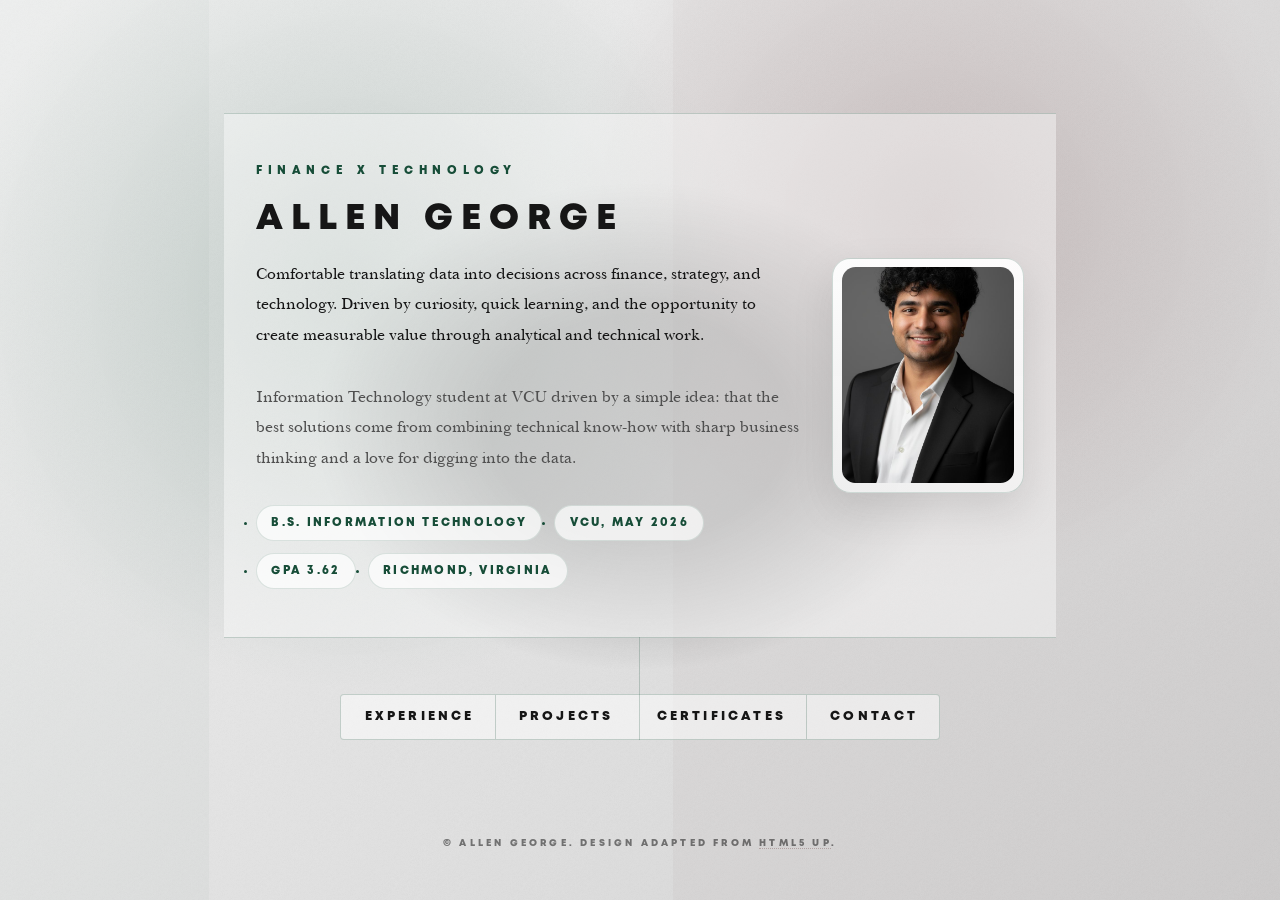
<file: index.html>
<!DOCTYPE HTML>
<!--
	Dimension by HTML5 UP
	html5up.net | @ajlkn
	Free for personal and commercial use under the CCA 3.0 license (html5up.net/license)
-->
<html lang="en">
	<head>
		<title>Allen George | Finance and Technology Portfolio</title>
		<meta charset="utf-8" />
		<meta name="viewport" content="width=device-width, initial-scale=1, user-scalable=no" />
		<meta
			name="description"
			content="Portfolio of Allen George, a Virginia Commonwealth University student focused on finance, analytics, and technology."
		/>
		<link rel="stylesheet" href="assets/css/main.css" />
		<noscript><link rel="stylesheet" href="assets/css/noscript.css" /></noscript>
	</head>
	<body class="is-preload">

		<!-- Wrapper -->
			<div id="wrapper">

				<!-- Header -->
					<header id="header">
						<div class="content">
							<div class="inner">
								<div class="hero-layout">
									<div class="hero-copy">
										<p class="eyebrow">Finance x Technology</p>
										<h1>Allen George</h1>
										<p class="hero-intro">Comfortable translating data into decisions across finance, strategy, and technology. Driven by curiosity, quick learning, and the opportunity to create measurable value through analytical and technical work.</p>
										<p class="hero-support">Information Technology student at VCU driven by a simple idea: that the best solutions come from combining technical know-how with sharp business thinking and a love for digging into the data.</p>
										<ul class="hero-highlights">
											<li>B.S. Information Technology</li>
											<li>VCU, May 2026</li>
											<li>GPA 3.62</li>
											<li>Richmond, Virginia</li>
										</ul>
									</div>
									<div class="hero-portrait">
										<div class="hero-portrait-frame">
											<img src="images/Headshot.png" alt="Professional headshot of Allen George" />
										</div>
									</div>
								</div>
							</div>
						</div>
						<nav>
							<ul>
								<li><a href="#experience">Experience</a></li>
								<li><a href="#projects">Projects</a></li>
								<li><a href="#certificates">Certificates</a></li>
								<li><a href="#contact">Contact</a></li>
							</ul>
						</nav>
					</header>

				<!-- Main -->
					<div id="main">

						<!-- Experience -->
							<article id="experience">
								<h2 class="major">Experience</h2>
								<p class="article-intro">I am building a foundation across finance, analytics, and technology through investment research, data work, and operational roles that emphasize accuracy, communication, and structured problem solving.</p>

								<div class="timeline">
									<section class="timeline-item">
										<h3 class="timeline-title">Consumer Discretionary Analyst</h3>
										<p class="timeline-meta">Student Managed Investment Portfolio | Jan 2025 - Present</p>
										<ul class="bullet-list">
											<li>Conduct equity research on consumer discretionary companies using both technical and fundamental analysis.</li>
											<li>Collaborate with small teams to develop buy and sell recommendations and present market-backed investment pitches.</li>
											<li>Support analysis of more than $450,000 in portfolio assets across equities, ETFs, and treasuries.</li>
										</ul>
									</section>

									<section class="timeline-item">
										<h3 class="timeline-title">Digitization Assistant</h3>
										<p class="timeline-meta">Virginia Commonwealth University Libraries | Aug 2025 - Present</p>
										<ul class="bullet-list">
											<li>Digitized and processed more than 100 archival projects using professional imaging and preservation workflows.</li>
											<li>Applied metadata and quality-control standards across 400-plus digital assets to improve retrieval and long-term usability.</li>
											<li>Edited image assets in Adobe Lightroom Classic, Bridge, and Photoshop with a focus on accuracy and consistency.</li>
										</ul>
									</section>

									<section class="timeline-item">
										<h3 class="timeline-title">Data Analyst Trainee</h3>
										<p class="timeline-meta">Global Career Center | Jan 2025 - May 2025</p>
										<ul class="bullet-list">
											<li>Built hands-on experience with SQL for filtering, grouping, debugging, and organizing datasets.</li>
											<li>Used Python libraries including Pandas and NumPy to practice data analysis and data manipulation workflows.</li>
											<li>Developed early visualization skills with Tableau and other industry-standard analysis tools.</li>
										</ul>
									</section>
								</div>

								<div class="detail-grid">
									<section class="detail-card">
										<h3>Education</h3>
										<p><strong>Virginia Commonwealth University</strong><br />B.S. in Information Technology, May 2026</p>
										<p>Relevant coursework includes Principles of Accounting, Financial Management, Database Systems, Business Analytics, Project Management, and Artificial Intelligence for Business.</p>
									</section>

									<section class="detail-card">
										<h3>Skills</h3>
										<ul class="pill-list">
											<li>Financial Analysis</li>
											<li>SQL</li>
											<li>Python</li>
											<li>Tableau</li>
											<li>Excel</li>
											<li>GitHub</li>
											<li>Digital Marketing</li>
											<li>AWS Cloud</li>
										</ul>
									</section>
								</div>
							</article>

						<!-- Projects -->
							<article id="projects">
								<h2 class="major">Projects</h2>
								<p class="article-intro">These projects reflect the type of work I want to keep building: analytical, team-oriented, and grounded in strong communication.</p>

								<div class="project-grid">
									<section class="project-card">
										<h3>SMIP Stock Buy/Sell Pitches</h3>
										<p class="project-summary">Team-based investment research project developed through the Student Managed Investment Portfolio.</p>
										<ul class="bullet-list">
											<li>Researched companies with teams of one to five to develop structured buy and sell recommendations.</li>
											<li>Combined technical analysis with fundamental analysis to evaluate business quality, valuation, and momentum.</li>
											<li>Turned research into clear pitch materials designed for discussion, challenge, and decision making.</li>
										</ul>
										<ul class="pill-list">
											<li>Equity Research</li>
											<li>Technical Analysis</li>
											<li>Fundamental Analysis</li>
											<li>Presentation Skills</li>
										</ul>
										<ul class="actions">
											<li><a href="projects/smip-stock-pitches.html" class="button primary">View Project</a></li>
										</ul>
									</section>

									<section class="project-card">
										<h3>Charity: Water Portfolio Project</h3>
										<p class="project-summary">Purpose-driven marketing strategy focused on reaching Gen Z and millennial audiences through digital channels.</p>
										<ul class="bullet-list">
											<li>Designed a content and brand strategy tailored to younger audiences to deepen engagement with the organization&apos;s mission.</li>
											<li>Created a multi-channel campaign concept spanning Instagram, Google Ads, and TikTok using platform-specific storytelling.</li>
											<li>Built the campaign direction from audience research, behavioral insights, and professional pitch development.</li>
											<li>Framed messaging around emotional storytelling and clear calls to action to support awareness and donation intent.</li>
										</ul>
										<ul class="pill-list">
											<li>Audience Research</li>
											<li>Digital Marketing</li>
											<li>Campaign Strategy</li>
											<li>Data Analysis</li>
										</ul>
										<ul class="actions">
											<li><a href="projects/charity-water-portfolio.html" class="button primary">View Project</a></li>
										</ul>
									</section>

									<section class="project-card">
										<p class="project-meta">INFO 450 | Machine Learning Project</p>
										<h3>SmartHeart: Heart Disease Classification</h3>
										<p class="project-summary">Team machine learning project focused on predicting heart disease risk from structured clinical data and translating the work into a formal report and presentation.</p>
										<ul class="bullet-list">
											<li>Cleaned and prepared the UCI heart disease dataset by treating impossible values as missing, imputing fields, encoding categories, and scaling features.</li>
											<li>Built exploratory analysis and visualizations across 920 patient records to study patterns in age, cholesterol, max heart rate, oldpeak, and other risk indicators.</li>
											<li>Trained and compared Logistic Regression, Decision Tree, KNN, and Random Forest models, including oversampling and hyperparameter tuning.</li>
											<li>Documented the workflow in a final report, a slide presentation, and a Python analysis file for reproducibility.</li>
										</ul>
										<ul class="pill-list">
											<li>Python</li>
											<li>Machine Learning</li>
											<li>EDA</li>
											<li>Healthcare Analytics</li>
										</ul>
										<ul class="actions">
											<li><a href="projects/smartheart-heart-disease-classification.html" class="button primary">View Project</a></li>
										</ul>
									</section>

									<section class="project-card">
										<p class="project-meta">INFO 452 | AI Services Project</p>
										<h3>Mobile Usage AI Bots</h3>
										<p class="project-summary">Team AI services project that turned mobile usage data into interactive digital wellbeing tools using multiple prompt-engineering techniques.</p>
										<ul class="bullet-list">
											<li>Designed four scenarios: a digital wellbeing chatbot, an HTML usage dashboard, a prompt-chaining recommendation flow, and a few-shot sentiment classifier.</li>
											<li>Built a Gradio-based chatbot experience that provided concise guidance on healthy mobile usage habits.</li>
											<li>Used structured prompting to generate dashboards from screen-time data and personalized recommendations from behavior analysis.</li>
											<li>Refined prompts, temperature, and token settings across tasks to improve consistency, clarity, and output quality.</li>
										</ul>
										<ul class="pill-list">
											<li>Prompt Engineering</li>
											<li>OpenAI API</li>
											<li>Gradio</li>
											<li>HTML Generation</li>
										</ul>
										<ul class="actions">
											<li><a href="projects/mobile-usage-ai-bots.html" class="button primary">View Project</a></li>
										</ul>
									</section>

									<section class="project-card">
										<p class="project-meta">INFO 361 | Systems Analysis &amp; Design</p>
										<h3>Lesson Management &amp; Scheduling System</h3>
										<p class="project-summary">Systems analysis project for a private piano instructor focused on replacing manual scheduling and payment tracking with a centralized digital workflow.</p>
										<ul class="bullet-list">
											<li>Defined the business case, system request, feasibility analysis, and work plan for a lesson management platform.</li>
											<li>Documented functional and non-functional requirements covering scheduling, reminders, payment tracking, student records, and intake workflows.</li>
											<li>Produced use cases, data flow diagrams, interface mockups, and usability-test revisions to support implementation readiness.</li>
											<li>Delivered recommendations for bilingual support, mobile optimization, and future online payment capability.</li>
										</ul>
										<ul class="pill-list">
											<li>Systems Analysis</li>
											<li>Requirements Design</li>
											<li>Process Modeling</li>
											<li>UI Prototyping</li>
										</ul>
										<ul class="actions">
											<li><a href="projects/lesson-management-scheduling-system.html" class="button primary">View Project</a></li>
										</ul>
									</section>

									<section class="project-card">
										<p class="project-meta">Website Analytics | Data Analysis</p>
										<h3>Grammy Website Analytics</h3>
										<p class="project-summary">Analytics project comparing Grammy and Recording Academy website performance to evaluate whether the two sites should remain separate.</p>
										<ul class="bullet-list">
											<li>Loaded and cleaned web traffic, demographic, and device data in pandas for both sites.</li>
											<li>Calculated pages per session, bounce rate, and average session duration, then compared the old combined site against the post-split brand sites.</li>
											<li>Analyzed awards-night traffic spikes, audience age mix, and mobile-versus-desktop behavior to identify the main performance patterns.</li>
											<li>Turned the analysis into a business recommendation to keep the websites separate and focus future improvements on mobile engagement.</li>
										</ul>
										<ul class="pill-list">
											<li>Pandas</li>
											<li>Web Analytics</li>
											<li>KPI Analysis</li>
											<li>Business Recommendation</li>
										</ul>
										<ul class="actions">
											<li><a href="projects/grammy-website-analytics.html" class="button primary">View Project</a></li>
										</ul>
									</section>
								</div>
							</article>

						<!-- Certificates -->
							<article id="certificates">
								<h2 class="major">Certificates</h2>
								<p class="article-intro">Selected certificates and learning credentials across AI, analytics, and finance. Each card links directly to the certificate PDF, with verification links included where the document exposed them.</p>

								<div class="certificate-grid">
									<section class="certificate-card">
										<p class="certificate-label">Anthropic Education</p>
										<h3>AI Fluency</h3>
										<p class="certificate-meta">Issued Nov. 19, 2025</p>
										<p class="project-summary">Certificate of completion added to the portfolio as a downloadable credential document.</p>
										<ul class="bullet-list">
											<li>Credential document available directly from the portfolio site.</li>
										</ul>
										<ul class="actions">
											<li><a href="assets/certificates/ai-fluency.pdf" class="button primary" target="_blank" rel="noreferrer">View PDF</a></li>
										</ul>
									</section>

									<section class="certificate-card">
										<p class="certificate-label">Anthropic Education</p>
										<h3>Claude MCP</h3>
										<p class="certificate-meta">Issued Oct. 29, 2025</p>
										<p class="project-summary">Anthropic-issued certificate with a published Skilljar verification record.</p>
										<ul class="bullet-list">
											<li>Certificate No: nisi73pphjtx</li>
										</ul>
										<ul class="actions">
											<li><a href="assets/certificates/claude-mcp.pdf" class="button primary" target="_blank" rel="noreferrer">View PDF</a></li>
											<li><a href="https://verify.skilljar.com/c/nisi73pphjtx" class="button" target="_blank" rel="noreferrer">Verify</a></li>
										</ul>
									</section>

									<section class="certificate-card">
										<p class="certificate-label">Global Career Accelerator</p>
										<h3>Data Analyst Certificates</h3>
										<p class="certificate-meta">Issued Mar. 14, 2026</p>
										<p class="project-summary">Analytics credential document issued through Global Career Accelerator.</p>
										<ul class="bullet-list">
											<li>PDF added directly to the portfolio for viewing and download.</li>
										</ul>
										<ul class="actions">
											<li><a href="assets/certificates/data-analyst-certificates.pdf" class="button primary" target="_blank" rel="noreferrer">View PDF</a></li>
										</ul>
									</section>

									<section class="certificate-card">
										<p class="certificate-label">Envestnet On Campus</p>
										<h3>An Understanding of Managed Investment Solutions</h3>
										<p class="certificate-meta">Issued Feb. 19, 2026</p>
										<p class="project-summary">Certificate of completion covering managed investment solutions through Envestnet On Campus.</p>
										<ul class="bullet-list">
											<li>Certificate No: 5gg85u9ehrjt</li>
										</ul>
										<ul class="actions">
											<li><a href="assets/certificates/envestnet-certificate.pdf" class="button primary" target="_blank" rel="noreferrer">View PDF</a></li>
											<li><a href="https://verify.skilljar.com/c/5gg85u9ehrjt" class="button" target="_blank" rel="noreferrer">Verify</a></li>
										</ul>
									</section>

									<section class="certificate-card">
										<p class="certificate-label">IBM / Cognitive Class</p>
										<h3>IBM SE0101EN Certificate</h3>
										<p class="certificate-meta">Saved Apr. 8, 2025</p>
										<p class="project-summary">IBM certificate document preserved from Cognitive Class with the original certificate URL included.</p>
										<ul class="actions">
											<li><a href="assets/certificates/ibm-certificate.pdf" class="button primary" target="_blank" rel="noreferrer">View PDF</a></li>
											<li><a href="https://courses.cognitiveclass.ai/certificates/972770025f0a4a2eada8486b998064b8" class="button" target="_blank" rel="noreferrer">Verify</a></li>
										</ul>
									</section>

									<section class="certificate-card">
										<p class="certificate-label">Anthropic Education</p>
										<h3>MCP Advanced</h3>
										<p class="certificate-meta">Issued Nov. 19, 2025</p>
										<p class="project-summary">Advanced MCP certificate with a Skilljar verification record.</p>
										<ul class="bullet-list">
											<li>Certificate No: t956wik8jcq4</li>
										</ul>
										<ul class="actions">
											<li><a href="assets/certificates/mcp-advanced.pdf" class="button primary" target="_blank" rel="noreferrer">View PDF</a></li>
											<li><a href="https://verify.skilljar.com/c/t956wik8jcq4" class="button" target="_blank" rel="noreferrer">Verify</a></li>
										</ul>
									</section>
								</div>
							</article>

						<!-- Contact -->
							<article id="contact">
								<h2 class="major">Contact</h2>
								<p class="article-intro">I am interested in internships and early-career opportunities across finance, analytics, and technology. The best way to reach me is by email or LinkedIn.</p>

								<div class="contact-grid">
									<section class="contact-card">
										<h3>Email</h3>
										<p><a href="mailto:georgeas4@vcu.edu">georgeas4@vcu.edu</a></p>
									</section>

									<section class="contact-card">
										<h3>LinkedIn</h3>
										<p><a href="https://www.linkedin.com/in/allensg/" target="_blank" rel="noreferrer">linkedin.com/in/allensg</a></p>
									</section>

									<section class="contact-card">
										<h3>GitHub</h3>
										<p><a href="https://github.com/allensg00" target="_blank" rel="noreferrer">github.com/allensg00</a></p>
									</section>
								</div>

								<ul class="actions">
									<li><a href="mailto:georgeas4@vcu.edu" class="button primary">Email Me</a></li>
									<li><a href="https://www.linkedin.com/in/allensg/" class="button" target="_blank" rel="noreferrer">LinkedIn</a></li>
								</ul>

								<ul class="icons">
									<li><a href="mailto:georgeas4@vcu.edu" class="icon solid fa-envelope" aria-label="Email Allen George"><span class="label">Email</span></a></li>
									<li><a href="https://www.linkedin.com/in/allensg/" class="icon brands fa-linkedin" target="_blank" rel="noreferrer" aria-label="Allen George on LinkedIn"><span class="label">LinkedIn</span></a></li>
									<li><a href="https://github.com/allensg00" class="icon brands fa-github" target="_blank" rel="noreferrer" aria-label="Allen George on GitHub"><span class="label">GitHub</span></a></li>
								</ul>
							</article>

					</div>

				<!-- Footer -->
					<footer id="footer">
						<p class="copyright">&copy; Allen George. Design adapted from <a href="https://html5up.net">HTML5 UP</a>.</p>
					</footer>

			</div>

		<!-- BG -->
			<div id="bg"></div>

		<!-- Scripts -->
			<script src="assets/js/jquery.min.js"></script>
			<script src="assets/js/browser.min.js"></script>
			<script src="assets/js/breakpoints.min.js"></script>
			<script src="assets/js/util.js"></script>
			<script src="assets/js/main.js"></script>

	</body>
</html>
</file>
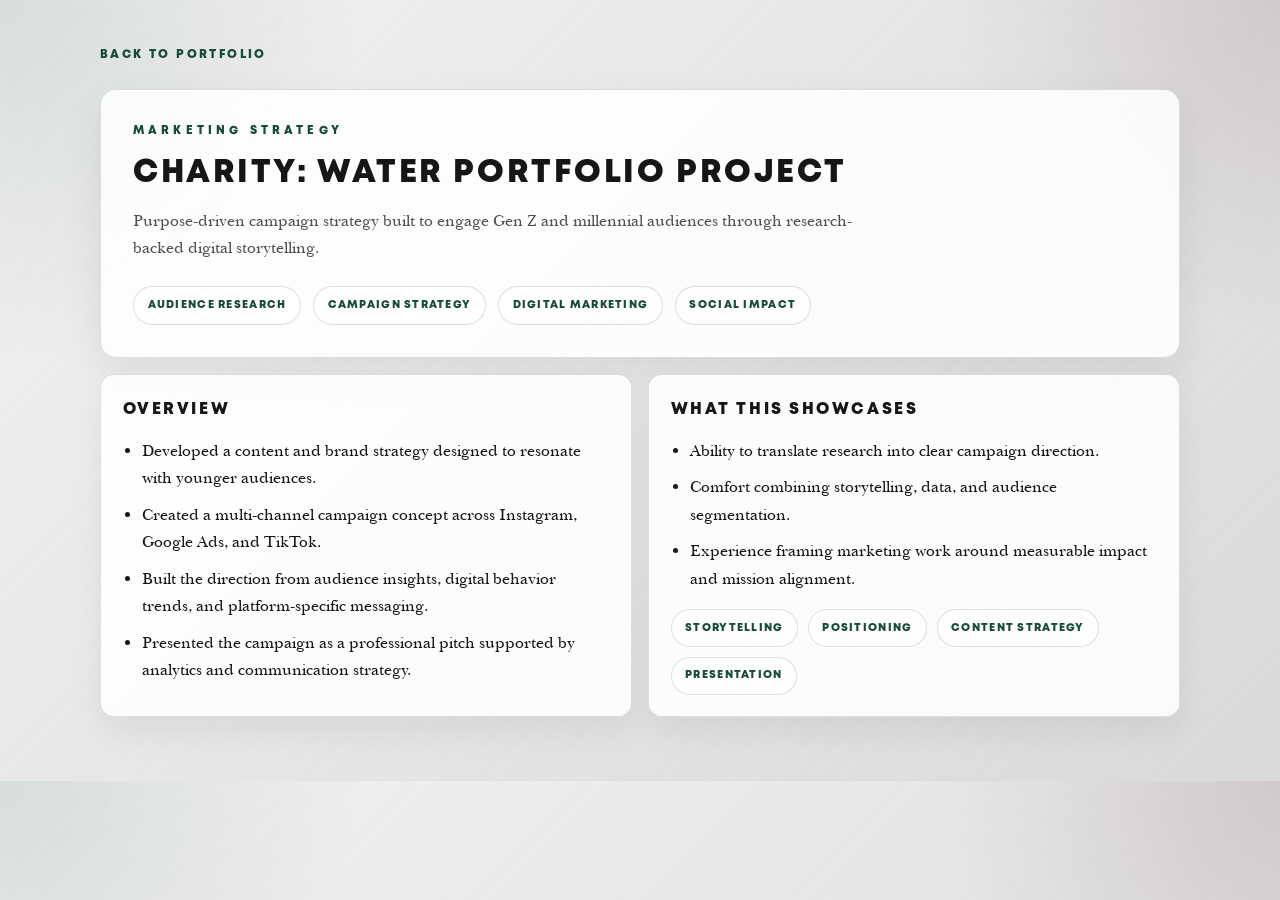
<file: projects/charity-water-portfolio.html>
<!DOCTYPE html>
<html lang="en">
	<head>
		<meta charset="utf-8" />
		<meta name="viewport" content="width=device-width, initial-scale=1" />
		<title>Charity: Water Portfolio Project | Allen George</title>
		<link rel="stylesheet" href="../assets/css/project-pages.css" />
	</head>
	<body>
		<main class="page-shell">
			<a class="back-link" href="../index.html#projects">Back To Portfolio</a>
			<section class="hero">
				<p class="eyebrow">Marketing Strategy</p>
				<div class="hero-copy">
					<h1>Charity: Water Portfolio Project</h1>
					<p>Purpose-driven campaign strategy built to engage Gen Z and millennial audiences through research-backed digital storytelling.</p>
					<ul class="stats">
						<li>Audience Research</li>
						<li>Campaign Strategy</li>
						<li>Digital Marketing</li>
						<li>Social Impact</li>
					</ul>
				</div>
			</section>
			<section class="section-grid">
				<section class="card">
					<h2>Overview</h2>
					<ul class="bullet-list">
						<li>Developed a content and brand strategy designed to resonate with younger audiences.</li>
						<li>Created a multi-channel campaign concept across Instagram, Google Ads, and TikTok.</li>
						<li>Built the direction from audience insights, digital behavior trends, and platform-specific messaging.</li>
						<li>Presented the campaign as a professional pitch supported by analytics and communication strategy.</li>
					</ul>
				</section>
				<section class="card">
					<h2>What This Showcases</h2>
					<ul class="bullet-list">
						<li>Ability to translate research into clear campaign direction.</li>
						<li>Comfort combining storytelling, data, and audience segmentation.</li>
						<li>Experience framing marketing work around measurable impact and mission alignment.</li>
					</ul>
					<ul class="tag-list">
						<li>Storytelling</li>
						<li>Positioning</li>
						<li>Content Strategy</li>
						<li>Presentation</li>
					</ul>
				</section>
			</section>
		</main>
	</body>
</html>
</file>
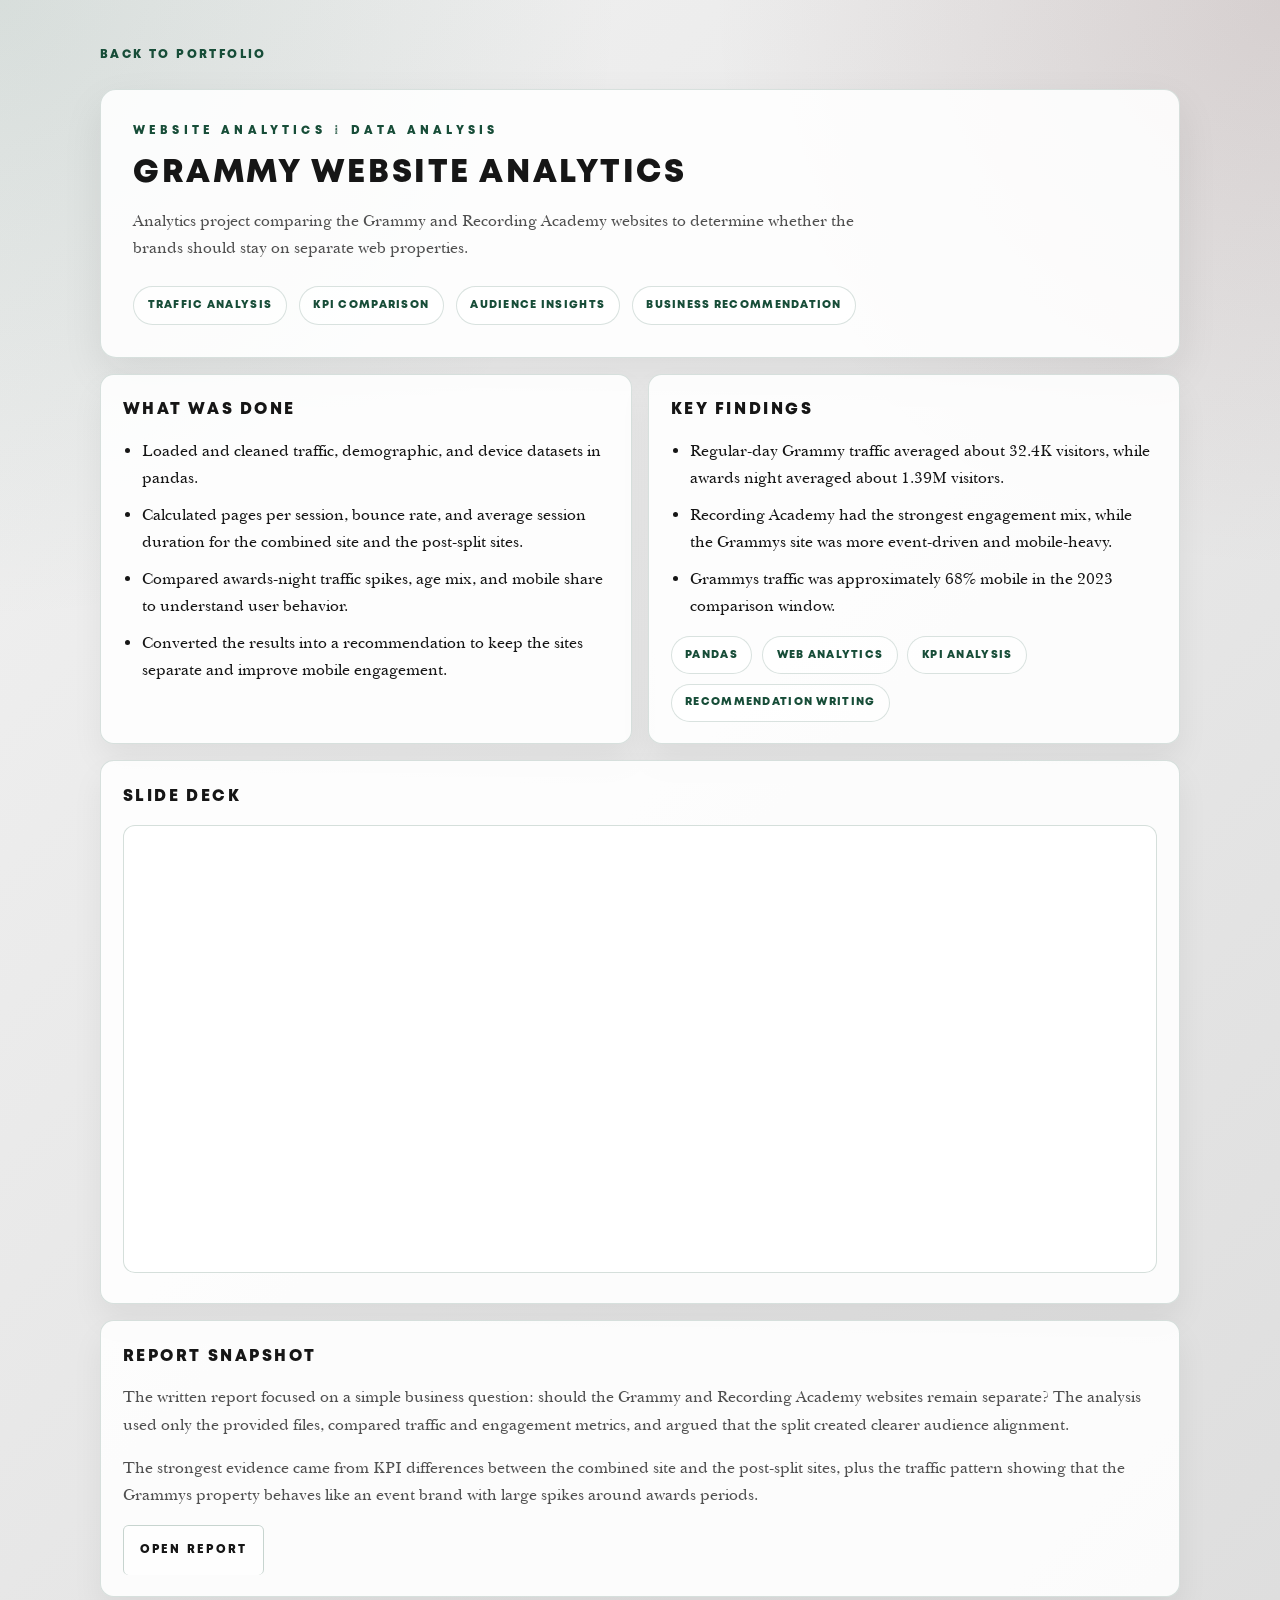
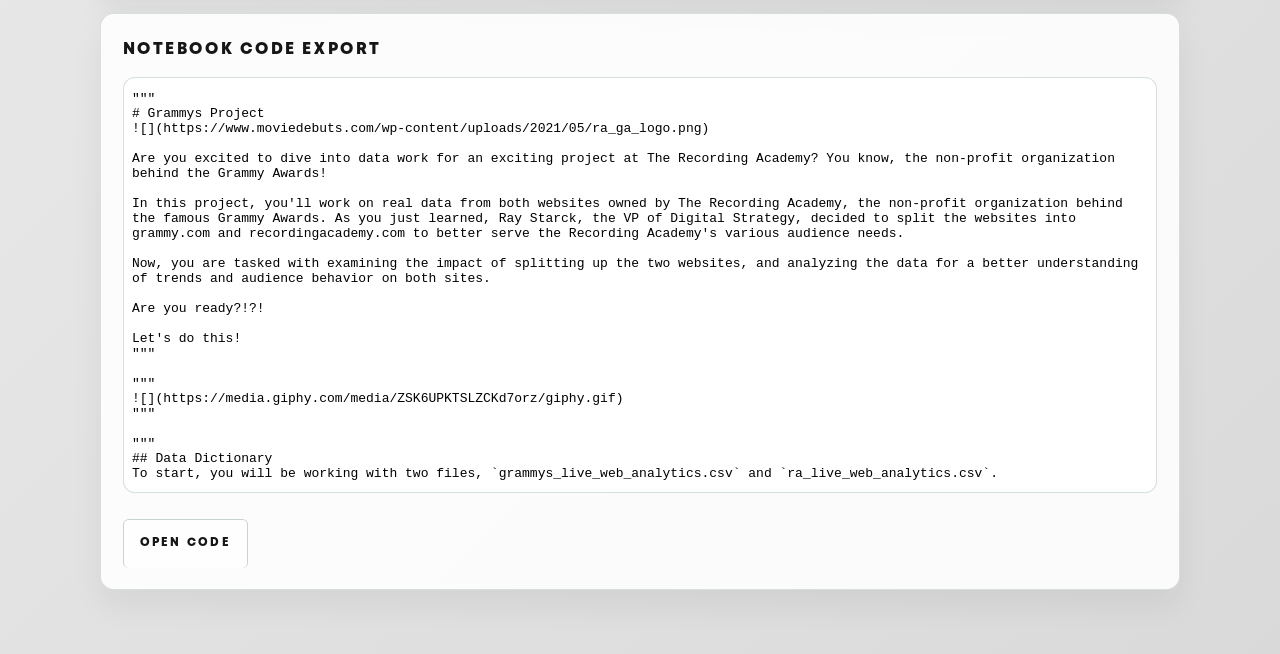
<file: projects/grammy-website-analytics.html>
<!DOCTYPE html>
<html lang="en">
	<head>
		<meta charset="utf-8" />
		<meta name="viewport" content="width=device-width, initial-scale=1" />
		<title>Grammy Website Analytics | Allen George</title>
		<link rel="stylesheet" href="../assets/css/project-pages.css" />
	</head>
	<body>
		<main class="page-shell">
			<a class="back-link" href="../index.html#projects">Back To Portfolio</a>
			<section class="hero">
				<p class="eyebrow">Website Analytics | Data Analysis</p>
				<div class="hero-copy">
					<h1>Grammy Website Analytics</h1>
					<p>Analytics project comparing the Grammy and Recording Academy websites to determine whether the brands should stay on separate web properties.</p>
					<ul class="stats">
						<li>Traffic Analysis</li>
						<li>KPI Comparison</li>
						<li>Audience Insights</li>
						<li>Business Recommendation</li>
					</ul>
				</div>
			</section>
			<section class="section-grid">
				<section class="card">
					<h2>What Was Done</h2>
					<ul class="bullet-list">
						<li>Loaded and cleaned traffic, demographic, and device datasets in pandas.</li>
						<li>Calculated pages per session, bounce rate, and average session duration for the combined site and the post-split sites.</li>
						<li>Compared awards-night traffic spikes, age mix, and mobile share to understand user behavior.</li>
						<li>Converted the results into a recommendation to keep the sites separate and improve mobile engagement.</li>
					</ul>
				</section>
				<section class="card">
					<h2>Key Findings</h2>
					<ul class="bullet-list">
						<li>Regular-day Grammy traffic averaged about 32.4K visitors, while awards night averaged about 1.39M visitors.</li>
						<li>Recording Academy had the strongest engagement mix, while the Grammys site was more event-driven and mobile-heavy.</li>
						<li>Grammys traffic was approximately 68% mobile in the 2023 comparison window.</li>
					</ul>
					<ul class="tag-list">
						<li>Pandas</li>
						<li>Web Analytics</li>
						<li>KPI Analysis</li>
						<li>Recommendation Writing</li>
					</ul>
				</section>
			</section>
			<section class="assets">
				<section class="asset-card">
					<h2>Slide Deck</h2>
					<iframe class="asset-frame" title="Grammy Website Analytics slide deck" src="../assets/projects/grammy-website-analytics/grammy-website-analytics-slides.pdf"></iframe>
				</section>
				<section class="asset-card">
					<h2>Report Snapshot</h2>
					<p>The written report focused on a simple business question: should the Grammy and Recording Academy websites remain separate? The analysis used only the provided files, compared traffic and engagement metrics, and argued that the split created clearer audience alignment.</p>
					<p>The strongest evidence came from KPI differences between the combined site and the post-split sites, plus the traffic pattern showing that the Grammys property behaves like an event brand with large spikes around awards periods.</p>
					<div class="link-row">
						<a class="button-link secondary" href="../assets/projects/grammy-website-analytics/grammy-website-analytics-report.docx" target="_blank" rel="noreferrer">Open Report</a>
					</div>
				</section>
				<section class="asset-card">
					<h2>Notebook Code Export</h2>
					<iframe class="code-frame" title="Grammy Website Analytics code" src="../assets/projects/grammy-website-analytics/grammy-website-analytics.py"></iframe>
					<div class="link-row">
						<a class="button-link secondary" href="../assets/projects/grammy-website-analytics/grammy-website-analytics.py" target="_blank" rel="noreferrer">Open Code</a>
					</div>
				</section>
			</section>
		</main>
	</body>
</html>
</file>
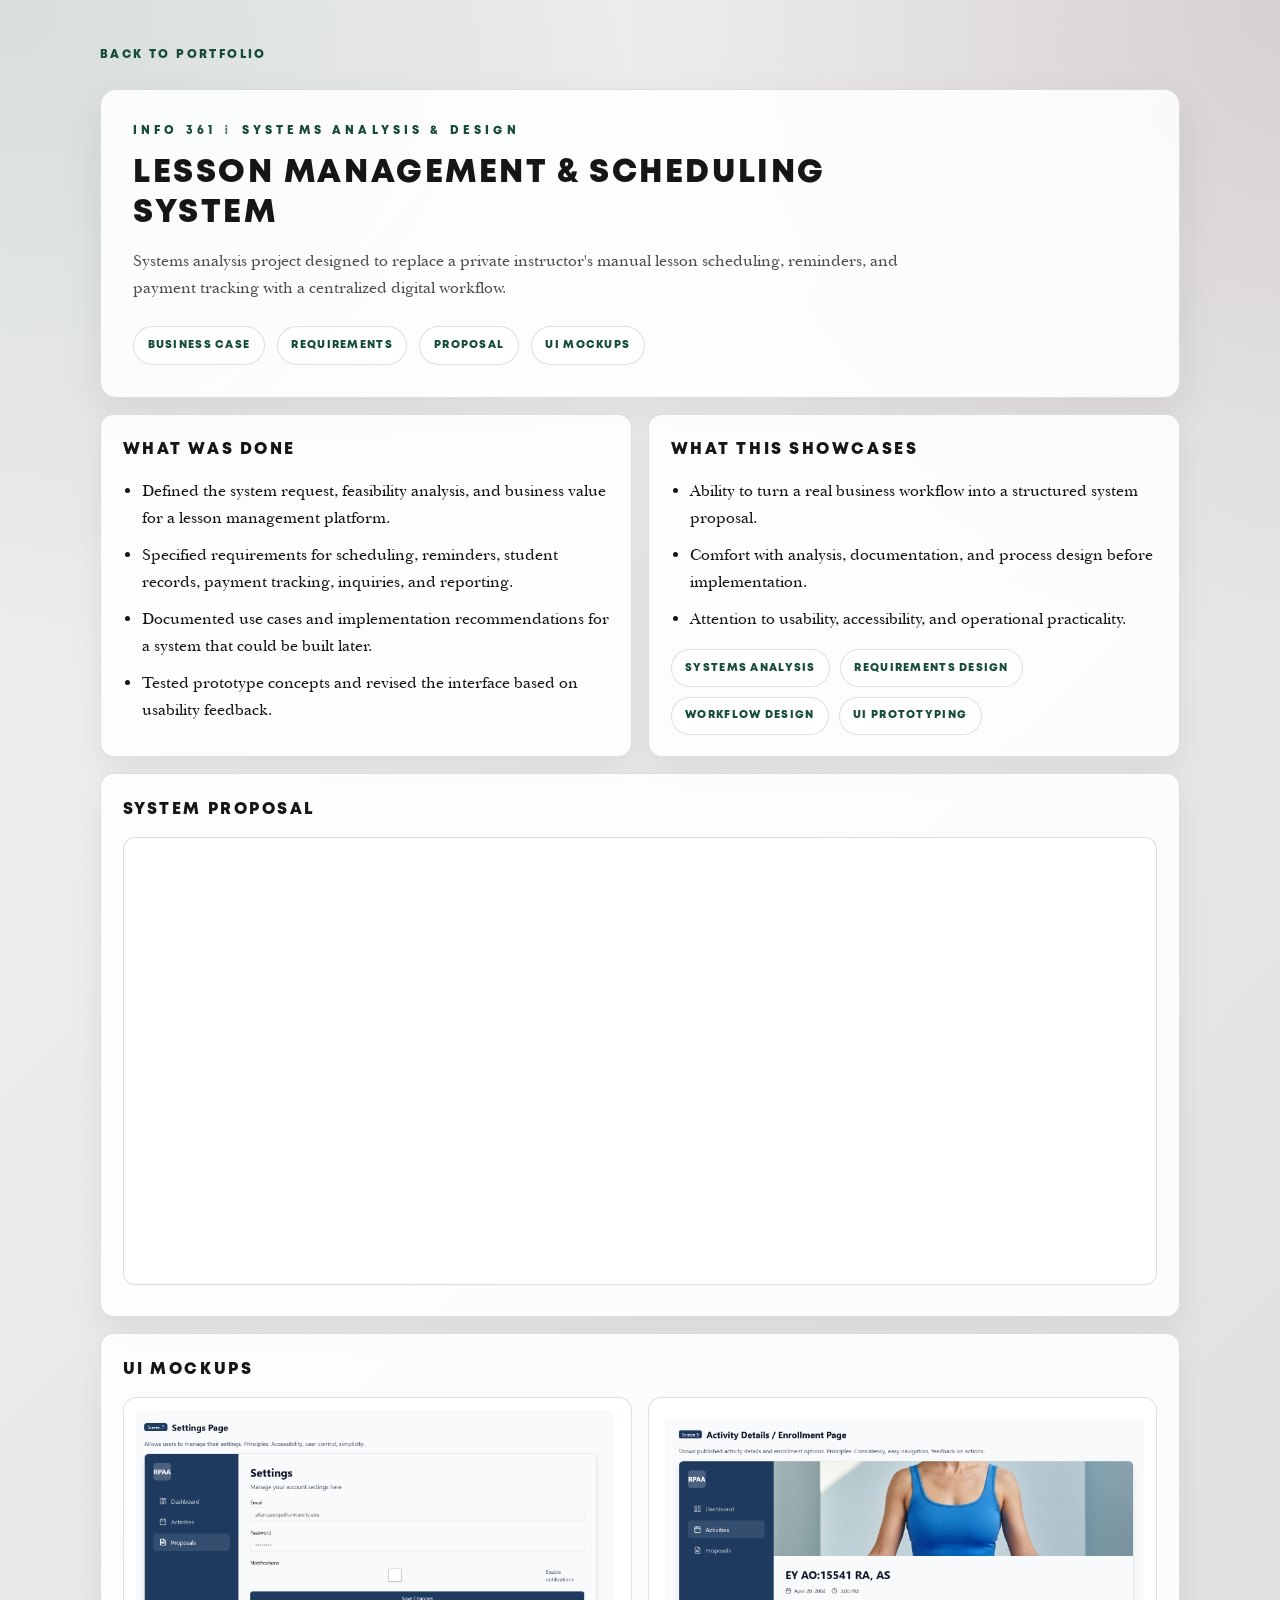
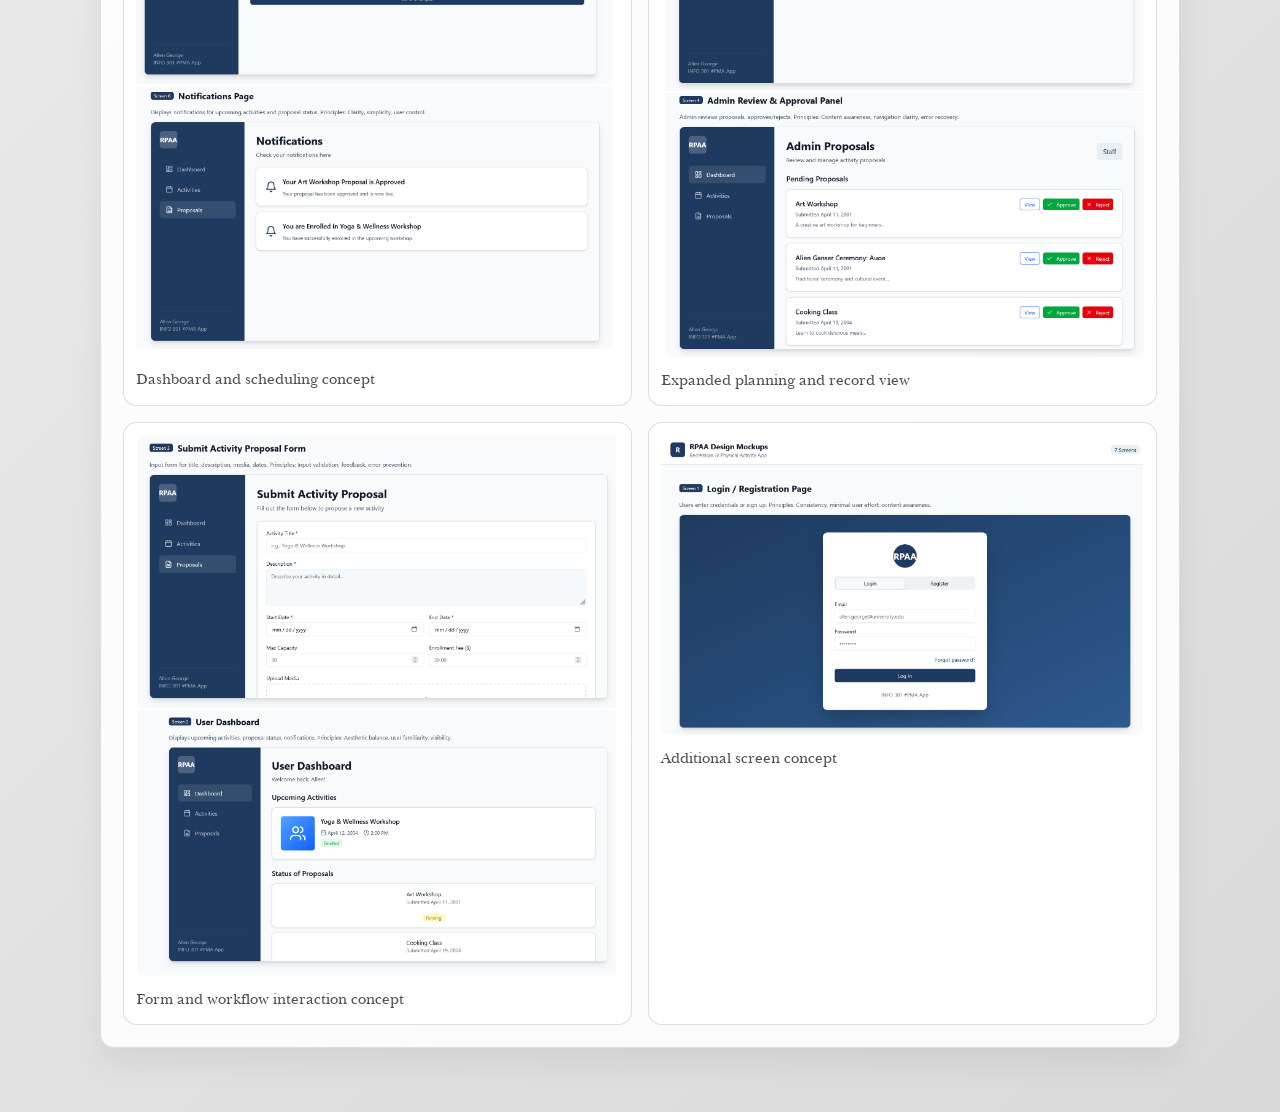
<file: projects/lesson-management-scheduling-system.html>
<!DOCTYPE html>
<html lang="en">
	<head>
		<meta charset="utf-8" />
		<meta name="viewport" content="width=device-width, initial-scale=1" />
		<title>Lesson Management &amp; Scheduling System | Allen George</title>
		<link rel="stylesheet" href="../assets/css/project-pages.css" />
	</head>
	<body>
		<main class="page-shell">
			<a class="back-link" href="../index.html#projects">Back To Portfolio</a>
			<section class="hero">
				<p class="eyebrow">INFO 361 | Systems Analysis &amp; Design</p>
				<div class="hero-copy">
					<h1>Lesson Management &amp; Scheduling System</h1>
					<p>Systems analysis project designed to replace a private instructor's manual lesson scheduling, reminders, and payment tracking with a centralized digital workflow.</p>
					<ul class="stats">
						<li>Business Case</li>
						<li>Requirements</li>
						<li>Proposal</li>
						<li>UI Mockups</li>
					</ul>
				</div>
			</section>
			<section class="section-grid">
				<section class="card">
					<h2>What Was Done</h2>
					<ul class="bullet-list">
						<li>Defined the system request, feasibility analysis, and business value for a lesson management platform.</li>
						<li>Specified requirements for scheduling, reminders, student records, payment tracking, inquiries, and reporting.</li>
						<li>Documented use cases and implementation recommendations for a system that could be built later.</li>
						<li>Tested prototype concepts and revised the interface based on usability feedback.</li>
					</ul>
				</section>
				<section class="card">
					<h2>What This Showcases</h2>
					<ul class="bullet-list">
						<li>Ability to turn a real business workflow into a structured system proposal.</li>
						<li>Comfort with analysis, documentation, and process design before implementation.</li>
						<li>Attention to usability, accessibility, and operational practicality.</li>
					</ul>
					<ul class="tag-list">
						<li>Systems Analysis</li>
						<li>Requirements Design</li>
						<li>Workflow Design</li>
						<li>UI Prototyping</li>
					</ul>
				</section>
			</section>
			<section class="assets">
				<section class="asset-card">
					<h2>System Proposal</h2>
					<iframe class="asset-frame" title="Lesson management system proposal" src="../assets/projects/lesson-management-system/lesson-management-system-proposal.pdf"></iframe>
				</section>
				<section class="asset-card">
					<h2>UI Mockups</h2>
					<div class="gallery">
						<figure>
							<img src="../assets/projects/lesson-management-system/ui-layout-1.png" alt="Lesson management UI layout 1" />
							<figcaption>Dashboard and scheduling concept</figcaption>
						</figure>
						<figure>
							<img src="../assets/projects/lesson-management-system/ui-layout-2.png" alt="Lesson management UI layout 2" />
							<figcaption>Expanded planning and record view</figcaption>
						</figure>
						<figure>
							<img src="../assets/projects/lesson-management-system/ui-layout-3.png" alt="Lesson management UI layout 3" />
							<figcaption>Form and workflow interaction concept</figcaption>
						</figure>
						<figure>
							<img src="../assets/projects/lesson-management-system/ui-layout-4.png" alt="Lesson management UI layout 4" />
							<figcaption>Additional screen concept</figcaption>
						</figure>
					</div>
				</section>
			</section>
		</main>
	</body>
</html>
</file>
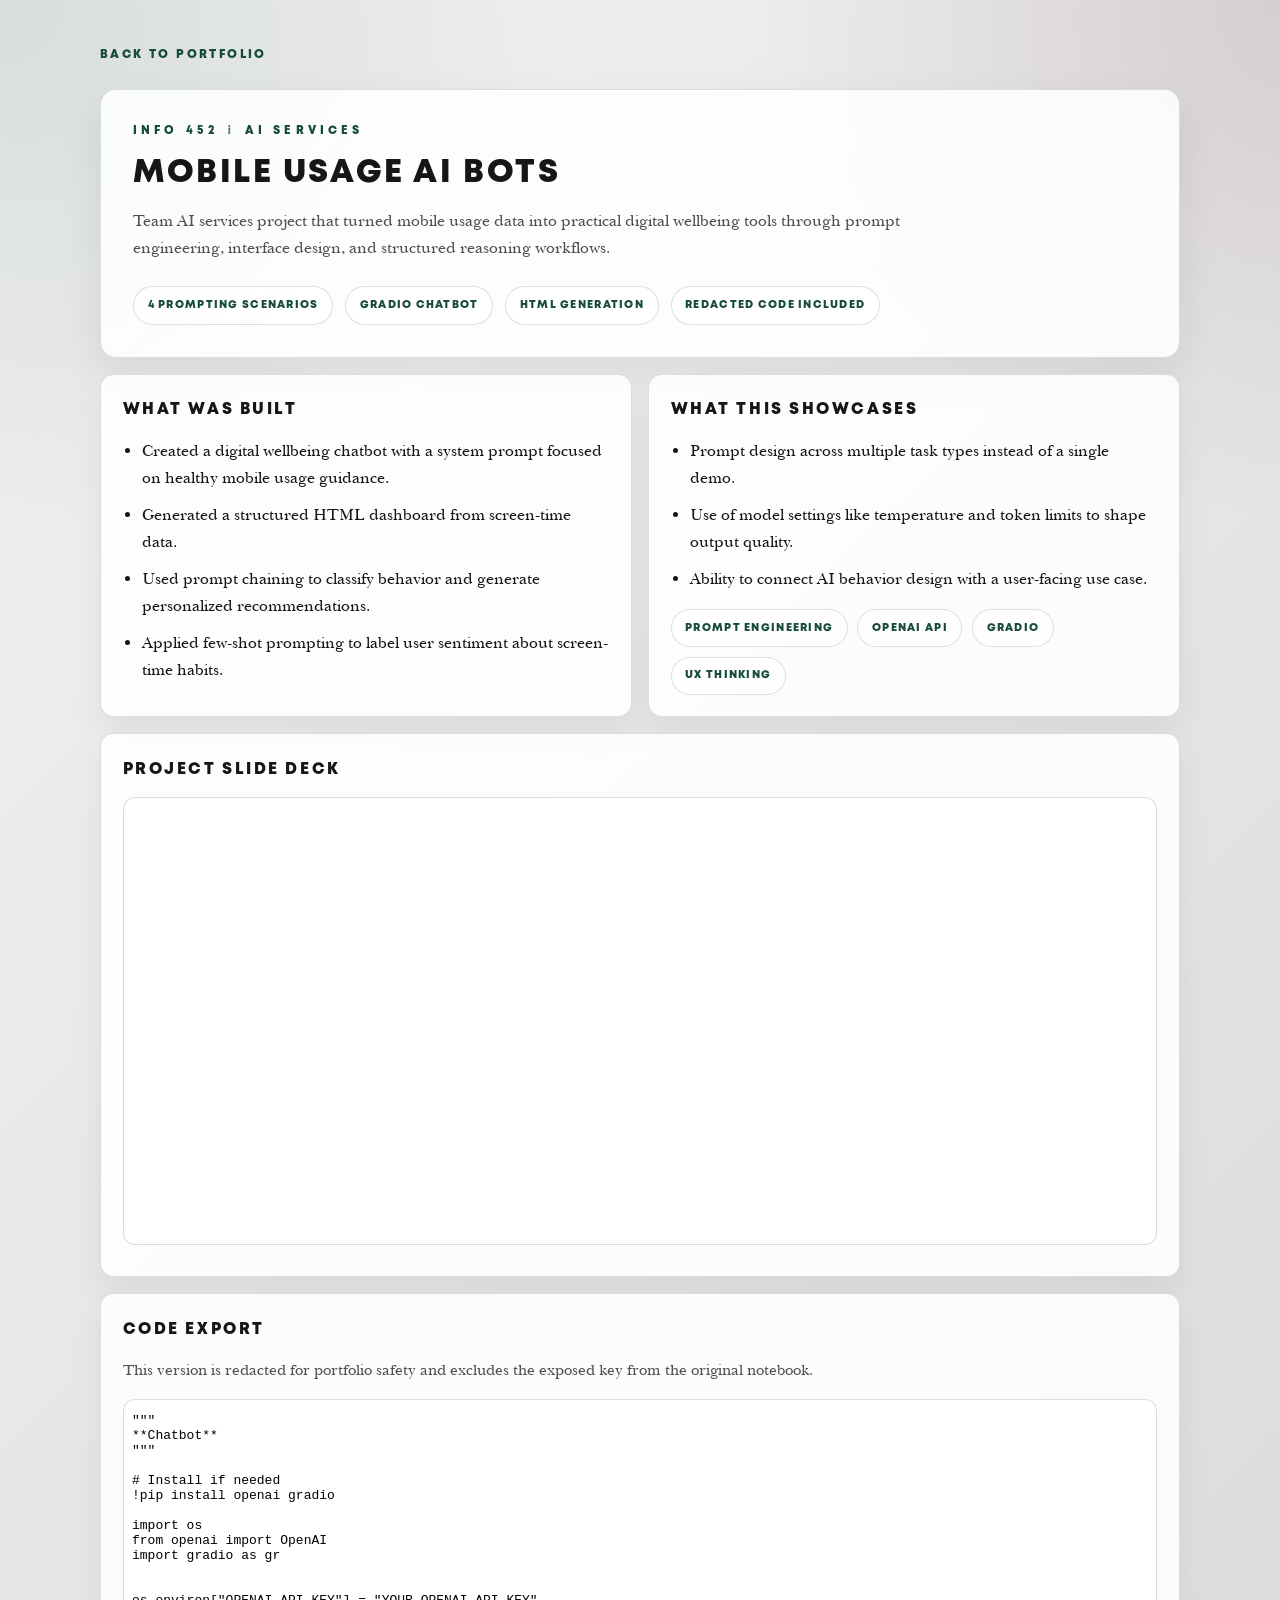
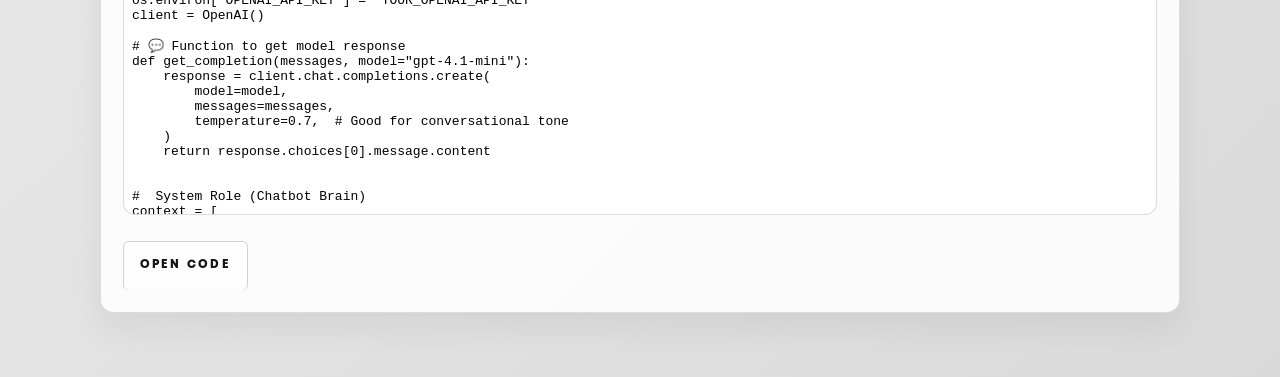
<file: projects/mobile-usage-ai-bots.html>
<!DOCTYPE html>
<html lang="en">
	<head>
		<meta charset="utf-8" />
		<meta name="viewport" content="width=device-width, initial-scale=1" />
		<title>Mobile Usage AI Bots | Allen George</title>
		<link rel="stylesheet" href="../assets/css/project-pages.css" />
	</head>
	<body>
		<main class="page-shell">
			<a class="back-link" href="../index.html#projects">Back To Portfolio</a>
			<section class="hero">
				<p class="eyebrow">INFO 452 | AI Services</p>
				<div class="hero-copy">
					<h1>Mobile Usage AI Bots</h1>
					<p>Team AI services project that turned mobile usage data into practical digital wellbeing tools through prompt engineering, interface design, and structured reasoning workflows.</p>
					<ul class="stats">
						<li>4 Prompting Scenarios</li>
						<li>Gradio Chatbot</li>
						<li>HTML Generation</li>
						<li>Redacted Code Included</li>
					</ul>
				</div>
			</section>
			<section class="section-grid">
				<section class="card">
					<h2>What Was Built</h2>
					<ul class="bullet-list">
						<li>Created a digital wellbeing chatbot with a system prompt focused on healthy mobile usage guidance.</li>
						<li>Generated a structured HTML dashboard from screen-time data.</li>
						<li>Used prompt chaining to classify behavior and generate personalized recommendations.</li>
						<li>Applied few-shot prompting to label user sentiment about screen-time habits.</li>
					</ul>
				</section>
				<section class="card">
					<h2>What This Showcases</h2>
					<ul class="bullet-list">
						<li>Prompt design across multiple task types instead of a single demo.</li>
						<li>Use of model settings like temperature and token limits to shape output quality.</li>
						<li>Ability to connect AI behavior design with a user-facing use case.</li>
					</ul>
					<ul class="tag-list">
						<li>Prompt Engineering</li>
						<li>OpenAI API</li>
						<li>Gradio</li>
						<li>UX Thinking</li>
					</ul>
				</section>
			</section>
			<section class="assets">
				<section class="asset-card">
					<h2>Project Slide Deck</h2>
					<iframe class="asset-frame" title="Mobile Usage AI slide deck" src="../assets/projects/mobile-usage-ai/mobile-usage-ai-slide-deck.pdf"></iframe>
				</section>
				<section class="asset-card">
					<h2>Code Export</h2>
					<p class="note">This version is redacted for portfolio safety and excludes the exposed key from the original notebook.</p>
					<iframe class="code-frame" title="Mobile Usage AI code" src="../assets/projects/mobile-usage-ai/mobile-usage-ai-usecases.py"></iframe>
					<div class="link-row">
						<a class="button-link secondary" href="../assets/projects/mobile-usage-ai/mobile-usage-ai-usecases.py" target="_blank" rel="noreferrer">Open Code</a>
					</div>
				</section>
			</section>
		</main>
	</body>
</html>
</file>
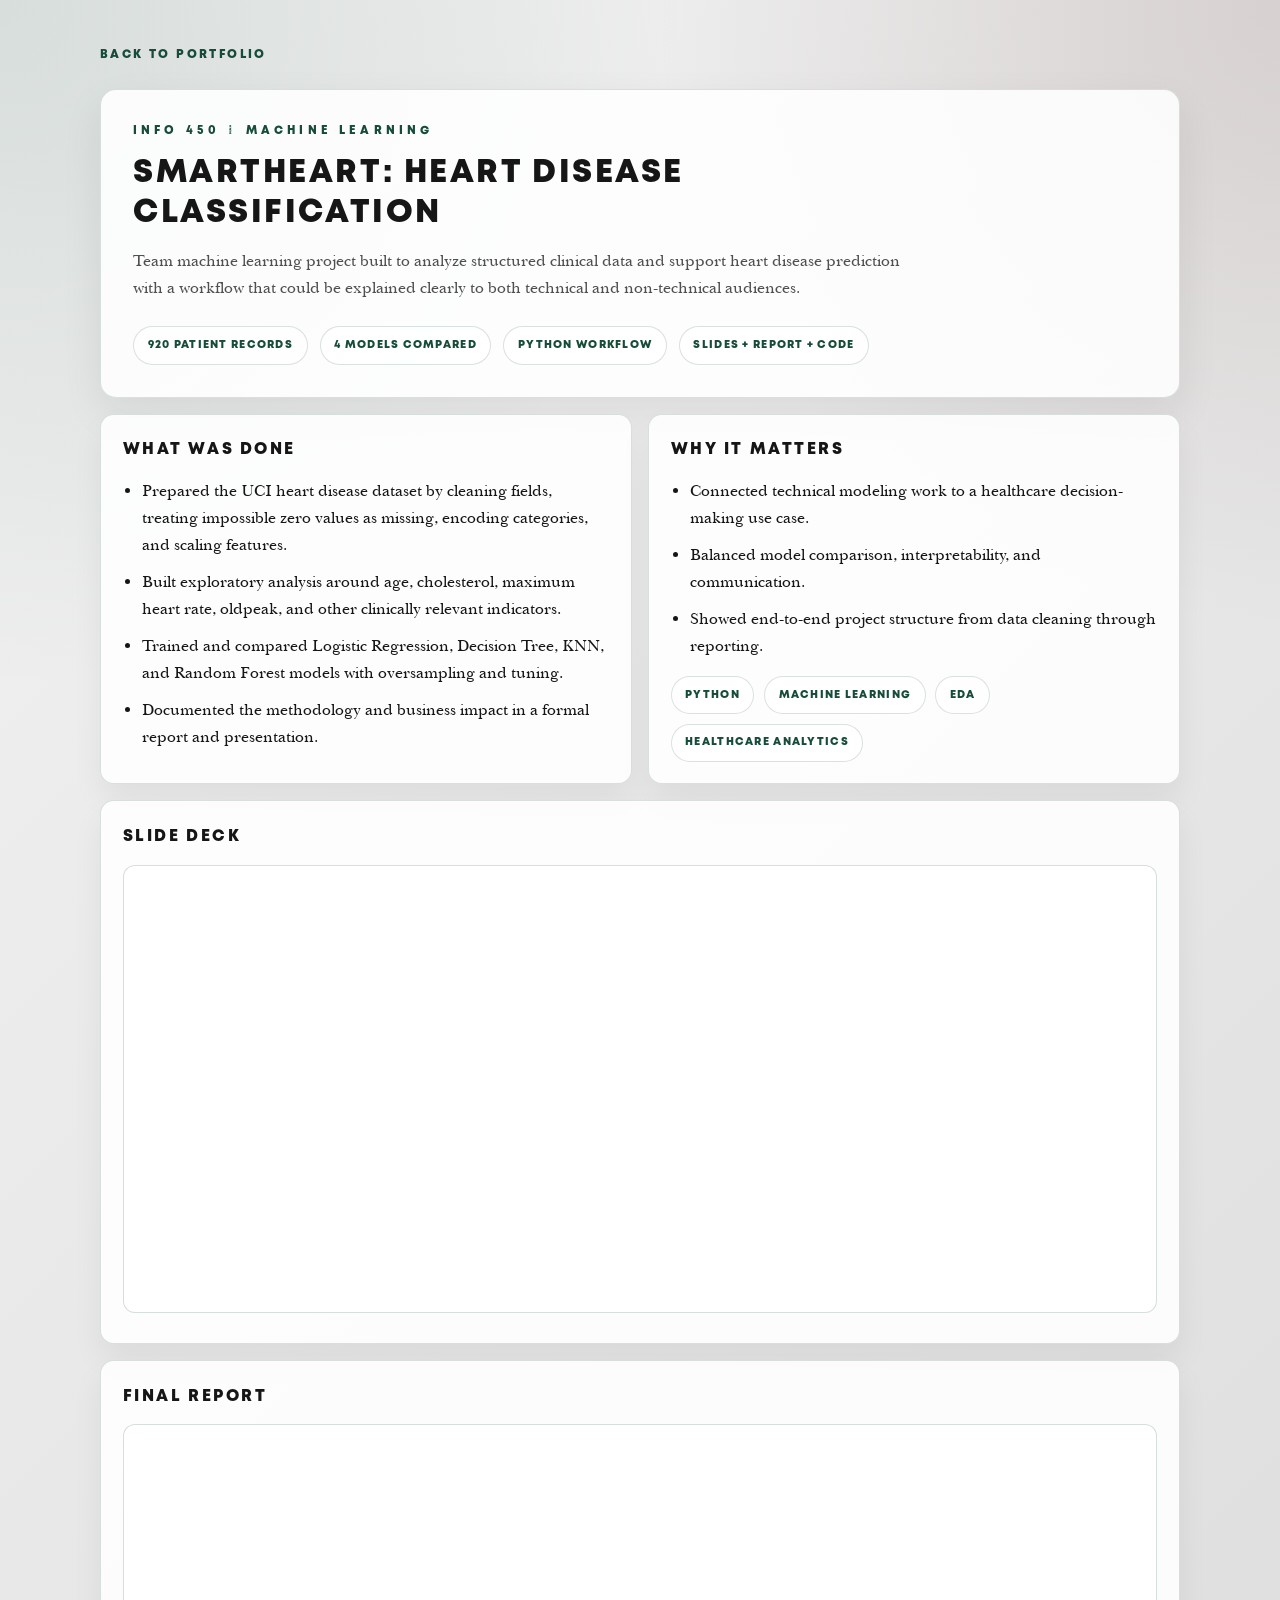
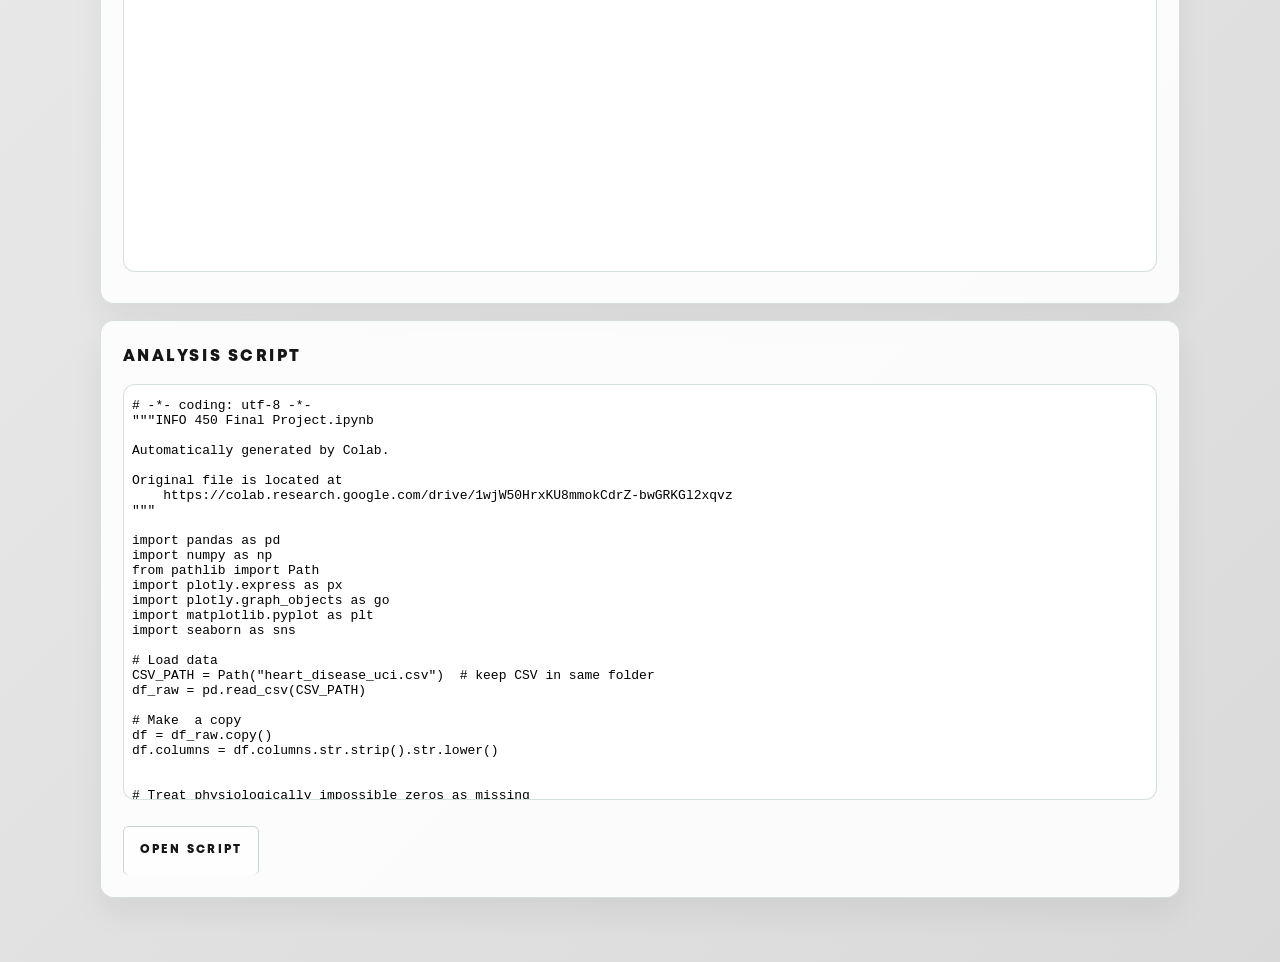
<file: projects/smartheart-heart-disease-classification.html>
<!DOCTYPE html>
<html lang="en">
	<head>
		<meta charset="utf-8" />
		<meta name="viewport" content="width=device-width, initial-scale=1" />
		<title>SmartHeart | Allen George</title>
		<link rel="stylesheet" href="../assets/css/project-pages.css" />
	</head>
	<body>
		<main class="page-shell">
			<a class="back-link" href="../index.html#projects">Back To Portfolio</a>
			<section class="hero">
				<p class="eyebrow">INFO 450 | Machine Learning</p>
				<div class="hero-copy">
					<h1>SmartHeart: Heart Disease Classification</h1>
					<p>Team machine learning project built to analyze structured clinical data and support heart disease prediction with a workflow that could be explained clearly to both technical and non-technical audiences.</p>
					<ul class="stats">
						<li>920 Patient Records</li>
						<li>4 Models Compared</li>
						<li>Python Workflow</li>
						<li>Slides + Report + Code</li>
					</ul>
				</div>
			</section>
			<section class="section-grid">
				<section class="card">
					<h2>What Was Done</h2>
					<ul class="bullet-list">
						<li>Prepared the UCI heart disease dataset by cleaning fields, treating impossible zero values as missing, encoding categories, and scaling features.</li>
						<li>Built exploratory analysis around age, cholesterol, maximum heart rate, oldpeak, and other clinically relevant indicators.</li>
						<li>Trained and compared Logistic Regression, Decision Tree, KNN, and Random Forest models with oversampling and tuning.</li>
						<li>Documented the methodology and business impact in a formal report and presentation.</li>
					</ul>
				</section>
				<section class="card">
					<h2>Why It Matters</h2>
					<ul class="bullet-list">
						<li>Connected technical modeling work to a healthcare decision-making use case.</li>
						<li>Balanced model comparison, interpretability, and communication.</li>
						<li>Showed end-to-end project structure from data cleaning through reporting.</li>
					</ul>
					<ul class="tag-list">
						<li>Python</li>
						<li>Machine Learning</li>
						<li>EDA</li>
						<li>Healthcare Analytics</li>
					</ul>
				</section>
			</section>
			<section class="assets">
				<section class="asset-card">
					<h2>Slide Deck</h2>
					<iframe class="asset-frame" title="SmartHeart slide deck" src="../assets/projects/smartheart/smartheart-slide-deck.pdf"></iframe>
				</section>
				<section class="asset-card">
					<h2>Final Report</h2>
					<iframe class="asset-frame" title="SmartHeart final report" src="../assets/projects/smartheart/smartheart-final-report.pdf"></iframe>
				</section>
				<section class="asset-card">
					<h2>Analysis Script</h2>
					<iframe class="code-frame" title="SmartHeart analysis code" src="../assets/projects/smartheart/smartheart-analysis.py"></iframe>
					<div class="link-row">
						<a class="button-link secondary" href="../assets/projects/smartheart/smartheart-analysis.py" target="_blank" rel="noreferrer">Open Script</a>
					</div>
				</section>
			</section>
		</main>
	</body>
</html>
</file>
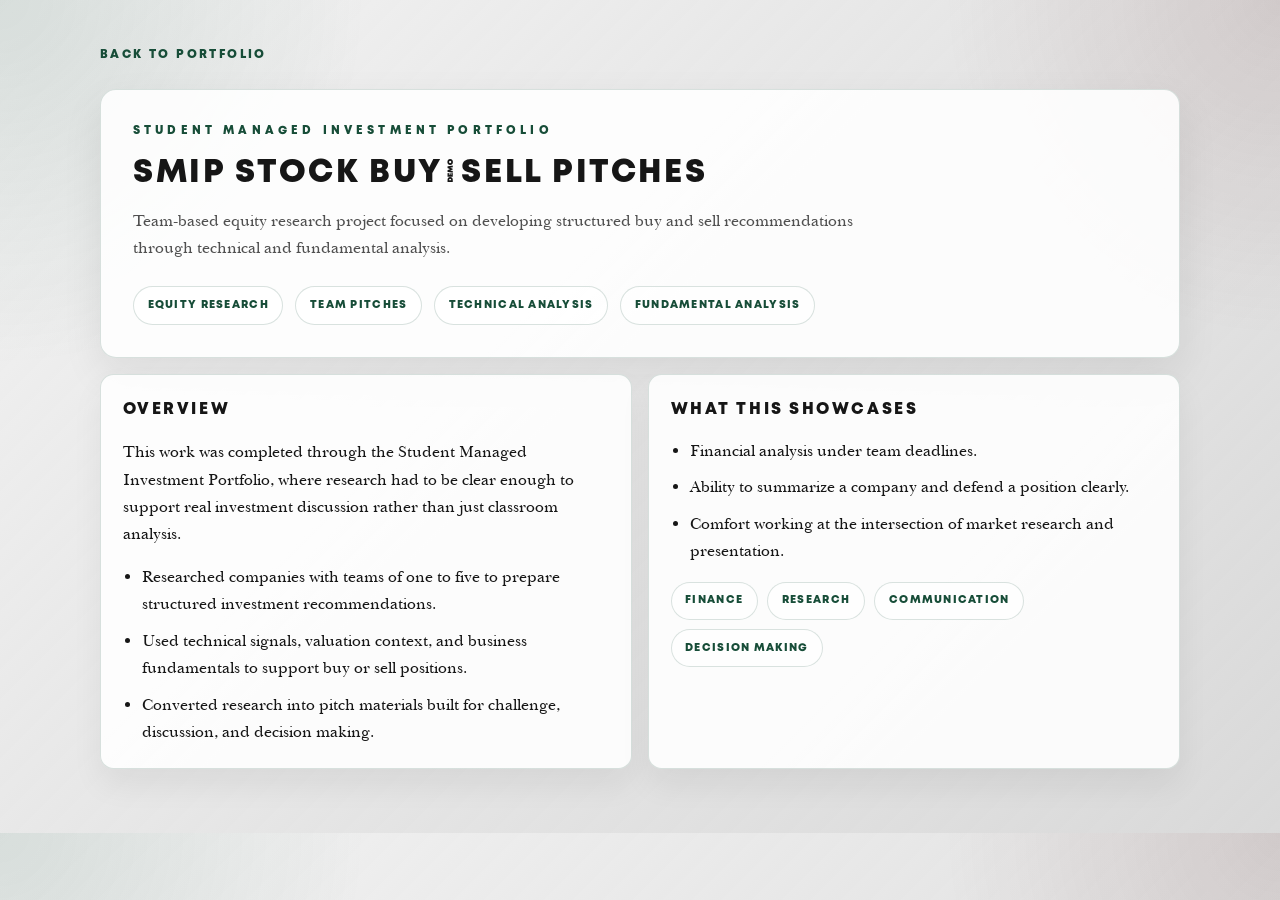
<file: projects/smip-stock-pitches.html>
<!DOCTYPE html>
<html lang="en">
	<head>
		<meta charset="utf-8" />
		<meta name="viewport" content="width=device-width, initial-scale=1" />
		<title>SMIP Stock Buy/Sell Pitches | Allen George</title>
		<link rel="stylesheet" href="../assets/css/project-pages.css" />
	</head>
	<body>
		<main class="page-shell">
			<a class="back-link" href="../index.html#projects">Back To Portfolio</a>
			<section class="hero">
				<p class="eyebrow">Student Managed Investment Portfolio</p>
				<div class="hero-copy">
					<h1>SMIP Stock Buy/Sell Pitches</h1>
					<p>Team-based equity research project focused on developing structured buy and sell recommendations through technical and fundamental analysis.</p>
					<ul class="stats">
						<li>Equity Research</li>
						<li>Team Pitches</li>
						<li>Technical Analysis</li>
						<li>Fundamental Analysis</li>
					</ul>
				</div>
			</section>
			<section class="section-grid">
				<section class="card">
					<h2>Overview</h2>
					<p class="section-copy">This work was completed through the Student Managed Investment Portfolio, where research had to be clear enough to support real investment discussion rather than just classroom analysis.</p>
					<ul class="bullet-list">
						<li>Researched companies with teams of one to five to prepare structured investment recommendations.</li>
						<li>Used technical signals, valuation context, and business fundamentals to support buy or sell positions.</li>
						<li>Converted research into pitch materials built for challenge, discussion, and decision making.</li>
					</ul>
				</section>
				<section class="card">
					<h2>What This Showcases</h2>
					<ul class="bullet-list">
						<li>Financial analysis under team deadlines.</li>
						<li>Ability to summarize a company and defend a position clearly.</li>
						<li>Comfort working at the intersection of market research and presentation.</li>
					</ul>
					<ul class="tag-list">
						<li>Finance</li>
						<li>Research</li>
						<li>Communication</li>
						<li>Decision Making</li>
					</ul>
				</section>
			</section>
		</main>
	</body>
</html>
</file>
<file: assets/css/noscript.css>
/*
	Dimension by HTML5 UP
	html5up.net | @ajlkn
	Free for personal and commercial use under the CCA 3.0 license (html5up.net/license)
*/

/* BG */

	body.is-preload #bg:before {
		background-color: transparent;
	}

/* Header */

	body.is-preload #header {
		-moz-filter: none;
		-webkit-filter: none;
		-ms-filter: none;
		filter: none;
	}

		body.is-preload #header > * {
			opacity: 1;
		}

		body.is-preload #header .content .inner {
			max-height: none;
			padding: 3rem 2rem;
			opacity: 1;
		}

/* Main */

	#main article {
		opacity: 1;
		margin: 4rem 0 0 0;
	}
</file>
<file: assets/css/project-pages.css>
@font-face {
	font-family: "Mont Heavy";
	src: url("../webfonts/Mont-HeavyDEMO.otf") format("opentype");
	font-style: normal;
	font-weight: 800;
	font-display: swap;
}

@font-face {
	font-family: "Baskerville Custom";
	src: url("../webfonts/BaskervilleBT.ttf") format("truetype");
	font-style: normal;
	font-weight: 400;
	font-display: swap;
}

@font-face {
	font-family: "Baskerville Custom";
	src: url("../webfonts/BaskervilleItalicBT.ttf") format("truetype");
	font-style: italic;
	font-weight: 400;
	font-display: swap;
}

@font-face {
	font-family: "Baskerville Custom";
	src: url("../webfonts/BaskervilleBoldBT.ttf") format("truetype");
	font-style: normal;
	font-weight: 700;
	font-display: swap;
}

:root {
	--portfolio-ink: #161616;
	--portfolio-muted: #505050;
	--portfolio-border: rgba(23, 77, 56, 0.16);
	--portfolio-soft: #f2f2f2;
	--portfolio-soft-alt: #cbcbcb;
	--portfolio-green: #174d38;
	--portfolio-maroon: #4d1717;
	--portfolio-panel: rgba(255, 255, 255, 0.88);
}

*,
*:before,
*:after {
	box-sizing: border-box;
}

html {
	scroll-behavior: smooth;
}

body {
	margin: 0;
	background:
		radial-gradient(circle at top left, rgba(23, 77, 56, 0.12), transparent 24%),
		radial-gradient(circle at top right, rgba(77, 23, 23, 0.12), transparent 22%),
		linear-gradient(135deg, var(--portfolio-soft), rgba(203, 203, 203, 0.72));
	color: var(--portfolio-ink);
	font-family: "Baskerville Custom", "Times New Roman", serif;
	line-height: 1.7;
}

a {
	color: inherit;
	text-decoration: none;
	border-bottom: 1px solid rgba(77, 23, 23, 0.28);
}

a:hover {
	color: var(--portfolio-green);
}

.page-shell {
	max-width: 1120px;
	margin: 0 auto;
	padding: 2.5rem 1.25rem 4rem;
}

.back-link {
	display: inline-flex;
	align-items: center;
	gap: 0.45rem;
	margin-bottom: 1.5rem;
	color: var(--portfolio-green);
	font-family: "Mont Heavy", "Arial Black", sans-serif;
	font-size: 0.74rem;
	letter-spacing: 0.15rem;
	text-transform: uppercase;
	border-bottom: none;
}

.hero {
	padding: 2rem;
	border: 1px solid var(--portfolio-border);
	border-radius: 1rem;
	background: var(--portfolio-panel);
	box-shadow: 0 1rem 2.5rem rgba(22, 22, 22, 0.08);
}

.eyebrow {
	margin: 0 0 0.75rem;
	color: var(--portfolio-green);
	font-family: "Mont Heavy", "Arial Black", sans-serif;
	font-size: 0.72rem;
	letter-spacing: 0.26rem;
	text-transform: uppercase;
}

h1,
h2,
h3 {
	margin: 0 0 0.9rem;
	font-family: "Mont Heavy", "Arial Black", sans-serif;
	font-weight: 800;
	letter-spacing: 0.16rem;
	text-transform: uppercase;
}

h1 {
	font-size: 2rem;
	line-height: 1.25;
}

h2 {
	font-size: 1rem;
}

h3 {
	font-size: 0.82rem;
}

.hero-copy,
.section-copy {
	max-width: 48rem;
}

.hero-copy p,
.section-copy p,
.asset-card p {
	margin: 0 0 1rem;
	color: var(--portfolio-muted);
}

.stats {
	display: flex;
	flex-wrap: wrap;
	gap: 0.75rem;
	margin: 1.5rem 0 0;
	padding: 0;
	list-style: none;
}

.stats li,
.tag-list li {
	padding: 0.55rem 0.85rem;
	border: 1px solid var(--portfolio-border);
	border-radius: 999px;
	background: rgba(255, 255, 255, 0.74);
	color: var(--portfolio-green);
	font-family: "Mont Heavy", "Arial Black", sans-serif;
	font-size: 0.68rem;
	letter-spacing: 0.08rem;
	text-transform: uppercase;
}

.section-grid {
	display: grid;
	grid-template-columns: repeat(2, minmax(0, 1fr));
	gap: 1rem;
	margin-top: 1rem;
}

.card,
.asset-card {
	padding: 1.35rem;
	border: 1px solid var(--portfolio-border);
	border-radius: 0.85rem;
	background: var(--portfolio-panel);
	box-shadow: 0 1rem 2rem rgba(22, 22, 22, 0.06);
}

.bullet-list {
	margin: 0;
	padding-left: 1.2rem;
}

.bullet-list li {
	margin-bottom: 0.6rem;
}

.bullet-list li:last-child {
	margin-bottom: 0;
}

.tag-list {
	display: flex;
	flex-wrap: wrap;
	gap: 0.6rem;
	margin: 1rem 0 0;
	padding: 0;
	list-style: none;
}

.assets {
	display: grid;
	gap: 1rem;
	margin-top: 1rem;
}

.asset-frame,
.code-frame {
	width: 100%;
	min-height: 28rem;
	border: 1px solid rgba(23, 77, 56, 0.18);
	border-radius: 0.75rem;
	background: #ffffff;
}

.code-frame {
	min-height: 26rem;
}

.link-row {
	display: flex;
	flex-wrap: wrap;
	gap: 0.75rem;
	margin-top: 1rem;
}

.button-link {
	display: inline-flex;
	align-items: center;
	justify-content: center;
	padding: 0.9rem 1rem;
	min-height: 2.8rem;
	border: 1px solid var(--portfolio-green);
	border-radius: 0.35rem;
	background: var(--portfolio-green);
	color: var(--portfolio-soft);
	font-family: "Mont Heavy", "Arial Black", sans-serif;
	font-size: 0.72rem;
	letter-spacing: 0.14rem;
	text-align: center;
	text-transform: uppercase;
	border-bottom: none;
}

.button-link.secondary {
	background: rgba(255, 255, 255, 0.74);
	color: var(--portfolio-ink);
	border-color: rgba(23, 77, 56, 0.24);
}

.gallery {
	display: grid;
	grid-template-columns: repeat(2, minmax(0, 1fr));
	gap: 1rem;
}

.gallery figure {
	margin: 0;
	padding: 0.75rem;
	border: 1px solid var(--portfolio-border);
	border-radius: 0.85rem;
	background: rgba(255, 255, 255, 0.78);
}

.gallery img {
	display: block;
	width: 100%;
	border-radius: 0.55rem;
}

.gallery figcaption {
	margin-top: 0.65rem;
	color: var(--portfolio-muted);
	font-size: 0.95rem;
}

.note {
	font-size: 0.96rem;
}

@media screen and (max-width: 900px) {
	.section-grid,
	.gallery {
		grid-template-columns: 1fr;
	}
}

@media screen and (max-width: 640px) {
	.page-shell {
		padding: 1.5rem 1rem 3rem;
	}

	.hero,
	.card,
	.asset-card {
		padding: 1.1rem;
	}

	h1 {
		font-size: 1.55rem;
	}

	.asset-frame,
	.code-frame {
		min-height: 20rem;
	}
}
</file>
<file: assets/css/main.css>
@import url(fontawesome-all.min.css);

@font-face {
	font-family: "Mont Heavy";
	src: url("../webfonts/Mont-HeavyDEMO.otf") format("opentype");
	font-style: normal;
	font-weight: 800;
	font-display: swap;
}

@font-face {
	font-family: "Baskerville Custom";
	src: url("../webfonts/BaskervilleBT.ttf") format("truetype");
	font-style: normal;
	font-weight: 400;
	font-display: swap;
}

@font-face {
	font-family: "Baskerville Custom";
	src: url("../webfonts/BaskervilleItalicBT.ttf") format("truetype");
	font-style: italic;
	font-weight: 400;
	font-display: swap;
}

@font-face {
	font-family: "Baskerville Custom";
	src: url("../webfonts/BaskervilleBoldBT.ttf") format("truetype");
	font-style: normal;
	font-weight: 700;
	font-display: swap;
}

@font-face {
	font-family: "Baskerville Custom";
	src: url("../webfonts/BaskervilleBoldItalicBT.ttf") format("truetype");
	font-style: italic;
	font-weight: 700;
	font-display: swap;
}

/*
	Dimension by HTML5 UP
	html5up.net | @ajlkn
	Free for personal and commercial use under the CCA 3.0 license (html5up.net/license)
*/

html, body, div, span, applet, object,
iframe, h1, h2, h3, h4, h5, h6, p, blockquote,
pre, a, abbr, acronym, address, big, cite,
code, del, dfn, em, img, ins, kbd, q, s, samp,
small, strike, strong, sub, sup, tt, var, b,
u, i, center, dl, dt, dd, ol, ul, li, fieldset,
form, label, legend, table, caption, tbody,
tfoot, thead, tr, th, td, article, aside,
canvas, details, embed, figure, figcaption,
footer, header, hgroup, menu, nav, output, ruby,
section, summary, time, mark, audio, video {
	margin: 0;
	padding: 0;
	border: 0;
	font-size: 100%;
	font: inherit;
	vertical-align: baseline;}

article, aside, details, figcaption, figure,
footer, header, hgroup, menu, nav, section {
	display: block;}

body {
	line-height: 1;
}

ol, ul {
	list-style: none;
}

blockquote, q {
	quotes: none;
}

	blockquote:before, blockquote:after, q:before, q:after {
		content: '';
		content: none;
	}

table {
	border-collapse: collapse;
	border-spacing: 0;
}

body {
	-webkit-text-size-adjust: none;
}

mark {
	background-color: transparent;
	color: inherit;
}

input::-moz-focus-inner {
	border: 0;
	padding: 0;
}

input, select, textarea {
	-moz-appearance: none;
	-webkit-appearance: none;
	-ms-appearance: none;
	appearance: none;
}

/* Basic */

	@-ms-viewport {
		width: device-width;
	}

	@media screen and (max-width: 480px) {

		html, body {
			min-width: 320px;
		}

	}

	html {
		box-sizing: border-box;
	}

	*, *:before, *:after {
		box-sizing: inherit;
	}

	body {
		background: #1b1f22;
	}

		body.is-preload *, body.is-preload *:before, body.is-preload *:after {
			-moz-animation: none !important;
			-webkit-animation: none !important;
			-ms-animation: none !important;
			animation: none !important;
			-moz-transition: none !important;
			-webkit-transition: none !important;
			-ms-transition: none !important;
			transition: none !important;
		}

/* Type */

	html {
		font-size: 16pt;
	}

		@media screen and (max-width: 1680px) {

			html {
				font-size: 12pt;
			}

		}

		@media screen and (max-width: 736px) {

			html {
				font-size: 11pt;
			}

		}

		@media screen and (max-width: 360px) {

			html {
				font-size: 10pt;
			}

		}

	body, input, select, textarea {
		color: #ffffff;
		font-family: "Baskerville Custom", "Times New Roman", serif;
		font-weight: 400;
		font-size: 1rem;
		line-height: 1.65;
	}

	a {
		-moz-transition: color 0.2s ease-in-out, background-color 0.2s ease-in-out, border-bottom-color 0.2s ease-in-out;
		-webkit-transition: color 0.2s ease-in-out, background-color 0.2s ease-in-out, border-bottom-color 0.2s ease-in-out;
		-ms-transition: color 0.2s ease-in-out, background-color 0.2s ease-in-out, border-bottom-color 0.2s ease-in-out;
		transition: color 0.2s ease-in-out, background-color 0.2s ease-in-out, border-bottom-color 0.2s ease-in-out;
		border-bottom: dotted 1px rgba(255, 255, 255, 0.5);
		text-decoration: none;
		color: inherit;
	}

		a:hover {
			border-bottom-color: transparent;
		}

	strong, b {
		color: #ffffff;
		font-weight: 600;
	}

	em, i {
		font-style: italic;
	}

	p {
		margin: 0 0 2rem 0;
	}

	h1, h2, h3, h4, h5, h6 {
		color: #ffffff;
		font-family: "Mont Heavy", "Arial Black", sans-serif;
		font-weight: 800;
		line-height: 1.5;
		margin: 0 0 1rem 0;
		text-transform: uppercase;
		letter-spacing: 0.2rem;
	}

		h1 a, h2 a, h3 a, h4 a, h5 a, h6 a {
			color: inherit;
			text-decoration: none;
		}

		h1.major, h2.major, h3.major, h4.major, h5.major, h6.major {
			border-bottom: solid 1px #ffffff;
			width: -moz-max-content;
			width: -webkit-max-content;
			width: -ms-max-content;
			width: max-content;
			padding-bottom: 0.5rem;
			margin: 0 0 2rem 0;
		}

	h1 {
		font-size: 2.25rem;
		line-height: 1.3;
		letter-spacing: 0.5rem;
	}

	h2 {
		font-size: 1.5rem;
		line-height: 1.4;
		letter-spacing: 0.5rem;
	}

	h3 {
		font-size: 1rem;
	}

	h4 {
		font-size: 0.8rem;
	}

	h5 {
		font-size: 0.7rem;
	}

	h6 {
		font-size: 0.6rem;
	}

	@media screen and (max-width: 736px) {

		h1 {
			font-size: 1.75rem;
			line-height: 1.4;
		}

		h2 {
			font-size: 1.25em;
			line-height: 1.5;
		}

	}

	sub {
		font-size: 0.8rem;
		position: relative;
		top: 0.5rem;
	}

	sup {
		font-size: 0.8rem;
		position: relative;
		top: -0.5rem;
	}

	blockquote {
		border-left: solid 4px #ffffff;
		font-style: italic;
		margin: 0 0 2rem 0;
		padding: 0.5rem 0 0.5rem 2rem;
	}

	code {
		background: rgba(255, 255, 255, 0.075);
		border-radius: 4px;
		font-family: "Courier New", monospace;
		font-size: 0.9rem;
		margin: 0 0.25rem;
		padding: 0.25rem 0.65rem;
	}

	pre {
		-webkit-overflow-scrolling: touch;
		font-family: "Courier New", monospace;
		font-size: 0.9rem;
		margin: 0 0 2rem 0;
	}

		pre code {
			display: block;
			line-height: 1.75;
			padding: 1rem 1.5rem;
			overflow-x: auto;
		}

	hr {
		border: 0;
		border-bottom: solid 1px #ffffff;
		margin: 2.75rem 0;
	}

	.align-left {
		text-align: left;
	}

	.align-center {
		text-align: center;
	}

	.align-right {
		text-align: right;
	}

/* Form */

	form {
		margin: 0 0 2rem 0;
	}

		form > :last-child {
			margin-bottom: 0;
		}

		form > .fields {
			display: -moz-flex;
			display: -webkit-flex;
			display: -ms-flex;
			display: flex;
			-moz-flex-wrap: wrap;
			-webkit-flex-wrap: wrap;
			-ms-flex-wrap: wrap;
			flex-wrap: wrap;
			width: calc(100% + 3rem);
			margin: -1.5rem 0 2rem -1.5rem;
		}

			form > .fields > .field {
				-moz-flex-grow: 0;
				-webkit-flex-grow: 0;
				-ms-flex-grow: 0;
				flex-grow: 0;
				-moz-flex-shrink: 0;
				-webkit-flex-shrink: 0;
				-ms-flex-shrink: 0;
				flex-shrink: 0;
				padding: 1.5rem 0 0 1.5rem;
				width: calc(100% - 1.5rem);
			}

				form > .fields > .field.half {
					width: calc(50% - 0.75rem);
				}

				form > .fields > .field.third {
					width: calc(100%/3 - 0.5rem);
				}

				form > .fields > .field.quarter {
					width: calc(25% - 0.375rem);
				}

		@media screen and (max-width: 480px) {

			form > .fields {
				width: calc(100% + 3rem);
				margin: -1.5rem 0 2rem -1.5rem;
			}

				form > .fields > .field {
					padding: 1.5rem 0 0 1.5rem;
					width: calc(100% - 1.5rem);
				}

					form > .fields > .field.half {
						width: calc(100% - 1.5rem);
					}

					form > .fields > .field.third {
						width: calc(100% - 1.5rem);
					}

					form > .fields > .field.quarter {
						width: calc(100% - 1.5rem);
					}

		}

	label {
		color: #ffffff;
		display: block;
		font-size: 0.8rem;
		font-weight: 300;
		letter-spacing: 0.2rem;
		line-height: 1.5;
		margin: 0 0 1rem 0;
		text-transform: uppercase;
	}

	input[type="text"],
	input[type="password"],
	input[type="email"],
	input[type="tel"],
	select,
	textarea {
		-moz-appearance: none;
		-webkit-appearance: none;
		-ms-appearance: none;
		appearance: none;
		-moz-transition: border-color 0.2s ease-in-out, box-shadow 0.2s ease-in-out, background-color 0.2s ease-in-out;
		-webkit-transition: border-color 0.2s ease-in-out, box-shadow 0.2s ease-in-out, background-color 0.2s ease-in-out;
		-ms-transition: border-color 0.2s ease-in-out, box-shadow 0.2s ease-in-out, background-color 0.2s ease-in-out;
		transition: border-color 0.2s ease-in-out, box-shadow 0.2s ease-in-out, background-color 0.2s ease-in-out;
		background-color: transparent;
		border-radius: 4px;
		border: solid 1px #ffffff;
		color: inherit;
		display: block;
		outline: 0;
		padding: 0 1rem;
		text-decoration: none;
		width: 100%;
	}

		input[type="text"]:invalid,
		input[type="password"]:invalid,
		input[type="email"]:invalid,
		input[type="tel"]:invalid,
		select:invalid,
		textarea:invalid {
			box-shadow: none;
		}

		input[type="text"]:focus,
		input[type="password"]:focus,
		input[type="email"]:focus,
		input[type="tel"]:focus,
		select:focus,
		textarea:focus {
			background: rgba(255, 255, 255, 0.075);
			border-color: #ffffff;
			box-shadow: 0 0 0 1px #ffffff;
		}

	select {
		background-image: url("data:image/svg+xml;charset=utf8,%3Csvg xmlns='http://www.w3.org/2000/svg' width='40' height='40' preserveAspectRatio='none' viewBox='0 0 40 40'%3E%3Cpath d='M9.4,12.3l10.4,10.4l10.4-10.4c0.2-0.2,0.5-0.4,0.9-0.4c0.3,0,0.6,0.1,0.9,0.4l3.3,3.3c0.2,0.2,0.4,0.5,0.4,0.9 c0,0.4-0.1,0.6-0.4,0.9L20.7,31.9c-0.2,0.2-0.5,0.4-0.9,0.4c-0.3,0-0.6-0.1-0.9-0.4L4.3,17.3c-0.2-0.2-0.4-0.5-0.4-0.9 c0-0.4,0.1-0.6,0.4-0.9l3.3-3.3c0.2-0.2,0.5-0.4,0.9-0.4S9.1,12.1,9.4,12.3z' fill='%23ffffff' /%3E%3C/svg%3E");
		background-size: 1.25rem;
		background-repeat: no-repeat;
		background-position: calc(100% - 1rem) center;
		height: 2.75rem;
		padding-right: 2.75rem;
		text-overflow: ellipsis;
	}

		select option {
			color: #ffffff;
			background: #1b1f22;
		}

		select:focus::-ms-value {
			background-color: transparent;
		}

		select::-ms-expand {
			display: none;
		}

	input[type="text"],
	input[type="password"],
	input[type="email"],
	select {
		height: 2.75rem;
	}

	textarea {
		padding: 0.75rem 1rem;
	}

	input[type="checkbox"],
	input[type="radio"] {
		-moz-appearance: none;
		-webkit-appearance: none;
		-ms-appearance: none;
		appearance: none;
		display: block;
		float: left;
		margin-right: -2rem;
		opacity: 0;
		width: 1rem;
		z-index: -1;
	}

		input[type="checkbox"] + label,
		input[type="radio"] + label {
			text-decoration: none;
			-moz-user-select: none;
			-webkit-user-select: none;
			-ms-user-select: none;
			user-select: none;
			color: #ffffff;
			cursor: pointer;
			display: inline-block;
			font-size: 0.8rem;
			font-weight: 300;
			margin: 0 0 0.5rem 0;
			padding-left: 2.65rem;
			padding-right: 0.75rem;
			position: relative;
		}

			input[type="checkbox"] + label:before,
			input[type="radio"] + label:before {
				-moz-osx-font-smoothing: grayscale;
				-webkit-font-smoothing: antialiased;
				display: inline-block;
				font-style: normal;
				font-variant: normal;
				text-rendering: auto;
				line-height: 1;
				text-transform: none !important;
				font-family: 'Font Awesome 5 Free';
				font-weight: 900;
			}

			input[type="checkbox"] + label:before,
			input[type="radio"] + label:before {
				-moz-transition: border-color 0.2s ease-in-out, box-shadow 0.2s ease-in-out, background-color 0.2s ease-in-out;
				-webkit-transition: border-color 0.2s ease-in-out, box-shadow 0.2s ease-in-out, background-color 0.2s ease-in-out;
				-ms-transition: border-color 0.2s ease-in-out, box-shadow 0.2s ease-in-out, background-color 0.2s ease-in-out;
				transition: border-color 0.2s ease-in-out, box-shadow 0.2s ease-in-out, background-color 0.2s ease-in-out;
				border-radius: 4px;
				border: solid 1px #ffffff;
				content: '';
				display: inline-block;
				height: 1.65rem;
				left: 0;
				line-height: 1.65rem;
				position: absolute;
				text-align: center;
				top: -0.15rem;
				width: 1.65rem;
			}

		input[type="checkbox"]:checked + label:before,
		input[type="radio"]:checked + label:before {
			background: #ffffff !important;
			border-color: #ffffff !important;
			color: #1b1f22;
			content: '\f00c';
		}

		input[type="checkbox"]:focus + label:before,
		input[type="radio"]:focus + label:before {
			background: rgba(255, 255, 255, 0.075);
			border-color: #ffffff;
			box-shadow: 0 0 0 1px #ffffff;
		}

	input[type="checkbox"] + label:before {
		border-radius: 4px;
	}

	input[type="radio"] + label:before {
		border-radius: 100%;
	}

	::-webkit-input-placeholder {
		color: rgba(255, 255, 255, 0.5) !important;
		opacity: 1.0;
	}

	:-moz-placeholder {
		color: rgba(255, 255, 255, 0.5) !important;
		opacity: 1.0;
	}

	::-moz-placeholder {
		color: rgba(255, 255, 255, 0.5) !important;
		opacity: 1.0;
	}

	:-ms-input-placeholder {
		color: rgba(255, 255, 255, 0.5) !important;
		opacity: 1.0;
	}

	.formerize-placeholder {
		color: rgba(255, 255, 255, 0.5) !important;
		opacity: 1.0;
	}

/* Box */

	.box {
		border-radius: 4px;
		border: solid 1px #ffffff;
		margin-bottom: 2rem;
		padding: 1.5em;
	}

		.box > :last-child,
		.box > :last-child > :last-child,
		.box > :last-child > :last-child > :last-child {
			margin-bottom: 0;
		}

		.box.alt {
			border: 0;
			border-radius: 0;
			padding: 0;
		}

/* Icon */

	.icon {
		text-decoration: none;
		border-bottom: none;
		position: relative;
	}

		.icon:before {
			-moz-osx-font-smoothing: grayscale;
			-webkit-font-smoothing: antialiased;
			display: inline-block;
			font-style: normal;
			font-variant: normal;
			text-rendering: auto;
			line-height: 1;
			text-transform: none !important;
			font-family: 'Font Awesome 5 Free';
			font-weight: 400;
		}

		.icon > .label {
			display: none;
		}

		.icon:before {
			line-height: inherit;
		}

		.icon.solid:before {
			font-weight: 900;
		}

		.icon.brands:before {
			font-family: 'Font Awesome 5 Brands';
		}

/* Image */

	.image {
		border-radius: 4px;
		border: 0;
		display: inline-block;
		position: relative;
	}

		.image:before {
			pointer-events: none;
			background-image: url("../../images/overlay.png");
			background-color: rgba(19, 21, 25, 0.5);
			border-radius: 4px;
			content: '';
			display: block;
			height: 100%;
			left: 0;
			opacity: 0.5;
			position: absolute;
			top: 0;
			width: 100%;
		}

		.image img {
			border-radius: 4px;
			display: block;
		}

		.image.left, .image.right {
			max-width: 40%;
		}

			.image.left img, .image.right img {
				width: 100%;
			}

		.image.left {
			float: left;
			padding: 0 1.5em 1em 0;
			top: 0.25em;
		}

		.image.right {
			float: right;
			padding: 0 0 1em 1.5em;
			top: 0.25em;
		}

		.image.fit {
			display: block;
			margin: 0 0 2rem 0;
			width: 100%;
		}

			.image.fit img {
				width: 100%;
			}

		.image.main {
			display: block;
			margin: 2.5rem 0;
			width: 100%;
		}

			.image.main img {
				width: 100%;
			}

		@media screen and (max-width: 736px) {

			.image.main {
				margin: 2rem 0;
			}

		}

		@media screen and (max-width: 480px) {

			.image.main {
				margin: 1.5rem 0;
			}

		}

/* List */

	ol {
		list-style: decimal;
		margin: 0 0 2rem 0;
		padding-left: 1.25em;
	}

		ol li {
			padding-left: 0.25em;
		}

	ul {
		list-style: disc;
		margin: 0 0 2rem 0;
		padding-left: 1em;
	}

		ul li {
			padding-left: 0.5em;
		}

		ul.alt {
			list-style: none;
			padding-left: 0;
		}

			ul.alt li {
				border-top: solid 1px #ffffff;
				padding: 0.5em 0;
			}

				ul.alt li:first-child {
					border-top: 0;
					padding-top: 0;
				}

	dl {
		margin: 0 0 2rem 0;
	}

		dl dt {
			display: block;
			font-weight: 600;
			margin: 0 0 1rem 0;
		}

		dl dd {
			margin-left: 2rem;
		}

/* Actions */

	ul.actions {
		display: -moz-flex;
		display: -webkit-flex;
		display: -ms-flex;
		display: flex;
		cursor: default;
		list-style: none;
		margin-left: -1rem;
		padding-left: 0;
	}

		ul.actions li {
			padding: 0 0 0 1rem;
			vertical-align: middle;
		}

		ul.actions.special {
			-moz-justify-content: center;
			-webkit-justify-content: center;
			-ms-justify-content: center;
			justify-content: center;
			width: 100%;
			margin-left: 0;
		}

			ul.actions.special li:first-child {
				padding-left: 0;
			}

		ul.actions.stacked {
			-moz-flex-direction: column;
			-webkit-flex-direction: column;
			-ms-flex-direction: column;
			flex-direction: column;
			margin-left: 0;
		}

			ul.actions.stacked li {
				padding: 1.3rem 0 0 0;
			}

				ul.actions.stacked li:first-child {
					padding-top: 0;
				}

		ul.actions.fit {
			width: calc(100% + 1rem);
		}

			ul.actions.fit li {
				-moz-flex-grow: 1;
				-webkit-flex-grow: 1;
				-ms-flex-grow: 1;
				flex-grow: 1;
				-moz-flex-shrink: 1;
				-webkit-flex-shrink: 1;
				-ms-flex-shrink: 1;
				flex-shrink: 1;
				width: 100%;
			}

				ul.actions.fit li > * {
					width: 100%;
				}

			ul.actions.fit.stacked {
				width: 100%;
			}

		@media screen and (max-width: 480px) {

			ul.actions:not(.fixed) {
				-moz-flex-direction: column;
				-webkit-flex-direction: column;
				-ms-flex-direction: column;
				flex-direction: column;
				margin-left: 0;
				width: 100% !important;
			}

				ul.actions:not(.fixed) li {
					-moz-flex-grow: 1;
					-webkit-flex-grow: 1;
					-ms-flex-grow: 1;
					flex-grow: 1;
					-moz-flex-shrink: 1;
					-webkit-flex-shrink: 1;
					-ms-flex-shrink: 1;
					flex-shrink: 1;
					padding: 1rem 0 0 0;
					text-align: center;
					width: 100%;
				}

					ul.actions:not(.fixed) li > * {
						width: 100%;
					}

					ul.actions:not(.fixed) li:first-child {
						padding-top: 0;
					}

					ul.actions:not(.fixed) li input[type="submit"],
					ul.actions:not(.fixed) li input[type="reset"],
					ul.actions:not(.fixed) li input[type="button"],
					ul.actions:not(.fixed) li button,
					ul.actions:not(.fixed) li .button {
						width: 100%;
					}

						ul.actions:not(.fixed) li input[type="submit"].icon:before,
						ul.actions:not(.fixed) li input[type="reset"].icon:before,
						ul.actions:not(.fixed) li input[type="button"].icon:before,
						ul.actions:not(.fixed) li button.icon:before,
						ul.actions:not(.fixed) li .button.icon:before {
							margin-left: -0.5em;
						}

		}

/* Icons */

	ul.icons {
		cursor: default;
		list-style: none;
		padding-left: 0;
	}

		ul.icons li {
			display: inline-block;
			padding: 0 0.75em 0 0;
		}

			ul.icons li:last-child {
				padding-right: 0;
			}

			ul.icons li a {
				border-radius: 100%;
				box-shadow: inset 0 0 0 1px #ffffff;
				display: inline-block;
				height: 2.25rem;
				line-height: 2.25rem;
				text-align: center;
				width: 2.25rem;
			}

				ul.icons li a:hover {
					background-color: rgba(255, 255, 255, 0.075);
				}

				ul.icons li a:active {
					background-color: rgba(255, 255, 255, 0.175);
				}

/* Table */

	.table-wrapper {
		-webkit-overflow-scrolling: touch;
		overflow-x: auto;
	}

	table {
		margin: 0 0 2rem 0;
		width: 100%;
	}

		table tbody tr {
			border: solid 1px #ffffff;
			border-left: 0;
			border-right: 0;
		}

			table tbody tr:nth-child(2n + 1) {
				background-color: rgba(255, 255, 255, 0.075);
			}

		table td {
			padding: 0.75em 0.75em;
		}

		table th {
			color: #ffffff;
			font-size: 0.9em;
			font-weight: 600;
			padding: 0 0.75em 0.75em 0.75em;
			text-align: left;
		}

		table thead {
			border-bottom: solid 2px #ffffff;
		}

		table tfoot {
			border-top: solid 2px #ffffff;
		}

		table.alt {
			border-collapse: separate;
		}

			table.alt tbody tr td {
				border: solid 1px #ffffff;
				border-left-width: 0;
				border-top-width: 0;
			}

				table.alt tbody tr td:first-child {
					border-left-width: 1px;
				}

			table.alt tbody tr:first-child td {
				border-top-width: 1px;
			}

			table.alt thead {
				border-bottom: 0;
			}

			table.alt tfoot {
				border-top: 0;
			}

/* Button */

	input[type="submit"],
	input[type="reset"],
	input[type="button"],
	button,
	.button {
		-moz-appearance: none;
		-webkit-appearance: none;
		-ms-appearance: none;
		appearance: none;
		-moz-transition: background-color 0.2s ease-in-out, color 0.2s ease-in-out;
		-webkit-transition: background-color 0.2s ease-in-out, color 0.2s ease-in-out;
		-ms-transition: background-color 0.2s ease-in-out, color 0.2s ease-in-out;
		transition: background-color 0.2s ease-in-out, color 0.2s ease-in-out;
		background-color: transparent;
		border-radius: 4px;
		border: 0;
		box-shadow: inset 0 0 0 1px #ffffff;
		color: #ffffff !important;
		cursor: pointer;
		display: inline-block;
		font-size: 0.8rem;
		font-weight: 300;
		height: 2.75rem;
		letter-spacing: 0.2rem;
		line-height: 2.75rem;
		outline: 0;
		padding: 0 1.25rem 0 1.35rem;
		text-align: center;
		text-decoration: none;
		text-transform: uppercase;
		white-space: nowrap;
	}

		input[type="submit"]:hover,
		input[type="reset"]:hover,
		input[type="button"]:hover,
		button:hover,
		.button:hover {
			background-color: rgba(255, 255, 255, 0.075);
		}

		input[type="submit"]:active,
		input[type="reset"]:active,
		input[type="button"]:active,
		button:active,
		.button:active {
			background-color: rgba(255, 255, 255, 0.175);
		}

		input[type="submit"].icon:before,
		input[type="reset"].icon:before,
		input[type="button"].icon:before,
		button.icon:before,
		.button.icon:before {
			margin-right: 0.5em;
		}

		input[type="submit"].fit,
		input[type="reset"].fit,
		input[type="button"].fit,
		button.fit,
		.button.fit {
			width: 100%;
		}

		input[type="submit"].small,
		input[type="reset"].small,
		input[type="button"].small,
		button.small,
		.button.small {
			font-size: 0.6rem;
			height: 2.0625rem;
			line-height: 2.0625rem;
		}

		input[type="submit"].primary,
		input[type="reset"].primary,
		input[type="button"].primary,
		button.primary,
		.button.primary {
			background-color: #ffffff;
			color: #1b1f22 !important;
			font-weight: 600;
		}

		input[type="submit"].disabled, input[type="submit"]:disabled,
		input[type="reset"].disabled,
		input[type="reset"]:disabled,
		input[type="button"].disabled,
		input[type="button"]:disabled,
		button.disabled,
		button:disabled,
		.button.disabled,
		.button:disabled {
			pointer-events: none;
			cursor: default;
			opacity: 0.25;
		}

	input[type="submit"],
	input[type="reset"],
	input[type="button"],
	button {
		line-height: calc(2.75rem - 2px);
	}

/* BG */

	#bg {
		-moz-transform: scale(1.0);
		-webkit-transform: scale(1.0);
		-ms-transform: scale(1.0);
		transform: scale(1.0);
		-webkit-backface-visibility: hidden;
		position: fixed;
		top: 0;
		left: 0;
		width: 100%;
		height: 100vh;
		z-index: 1;
	}

		#bg:before, #bg:after {
			content: '';
			display: block;
			position: absolute;
			top: 0;
			left: 0;
			width: 100%;
			height: 100%;
		}

		#bg:before {
			-moz-transition: background-color 2.5s ease-in-out;
			-webkit-transition: background-color 2.5s ease-in-out;
			-ms-transition: background-color 2.5s ease-in-out;
			transition: background-color 2.5s ease-in-out;
			-moz-transition-delay: 0.75s;
			-webkit-transition-delay: 0.75s;
			-ms-transition-delay: 0.75s;
			transition-delay: 0.75s;
			background-image: linear-gradient(to top, rgba(19, 21, 25, 0.5), rgba(19, 21, 25, 0.5)), url("../../images/overlay.png");
			background-size: auto, 256px 256px;
			background-position: center, center;
			background-repeat: no-repeat, repeat;
			z-index: 2;
		}

		#bg:after {
			-moz-transform: scale(1.125);
			-webkit-transform: scale(1.125);
			-ms-transform: scale(1.125);
			transform: scale(1.125);
			-moz-transition: -moz-transform 0.325s ease-in-out, -moz-filter 0.325s ease-in-out;
			-webkit-transition: -webkit-transform 0.325s ease-in-out, -webkit-filter 0.325s ease-in-out;
			-ms-transition: -ms-transform 0.325s ease-in-out, -ms-filter 0.325s ease-in-out;
			transition: transform 0.325s ease-in-out, filter 0.325s ease-in-out;
			background-image: url("../../images/bg.jpg");
			background-position: center;
			background-size: cover;
			background-repeat: no-repeat;
			z-index: 1;
		}

		body.is-article-visible #bg:after {
			-moz-transform: scale(1.0825);
			-webkit-transform: scale(1.0825);
			-ms-transform: scale(1.0825);
			transform: scale(1.0825);
			-moz-filter: blur(0.2rem);
			-webkit-filter: blur(0.2rem);
			-ms-filter: blur(0.2rem);
			filter: blur(0.2rem);
		}

		body.is-preload #bg:before {
			background-color: #000000;
		}

/* Wrapper */

	#wrapper {
		display: -moz-flex;
		display: -webkit-flex;
		display: -ms-flex;
		display: flex;
		-moz-flex-direction: column;
		-webkit-flex-direction: column;
		-ms-flex-direction: column;
		flex-direction: column;
		-moz-align-items: center;
		-webkit-align-items: center;
		-ms-align-items: center;
		align-items: center;
		-moz-justify-content: space-between;
		-webkit-justify-content: space-between;
		-ms-justify-content: space-between;
		justify-content: space-between;
		position: relative;
		min-height: 100vh;
		width: 100%;
		padding: 4rem 2rem;
		z-index: 3;
	}

		#wrapper:before {
			content: '';
			display: block;
		}

		@media screen and (max-width: 1680px) {

			#wrapper {
				padding: 3rem 2rem;
			}

		}

		@media screen and (max-width: 736px) {

			#wrapper {
				padding: 2rem 1rem;
			}

		}

		@media screen and (max-width: 480px) {

			#wrapper {
				padding: 1rem;
			}

		}

/* Header */

	#header {
		display: -moz-flex;
		display: -webkit-flex;
		display: -ms-flex;
		display: flex;
		-moz-flex-direction: column;
		-webkit-flex-direction: column;
		-ms-flex-direction: column;
		flex-direction: column;
		-moz-align-items: center;
		-webkit-align-items: center;
		-ms-align-items: center;
		align-items: center;
		-moz-transition: -moz-transform 0.325s ease-in-out, -moz-filter 0.325s ease-in-out, opacity 0.325s ease-in-out;
		-webkit-transition: -webkit-transform 0.325s ease-in-out, -webkit-filter 0.325s ease-in-out, opacity 0.325s ease-in-out;
		-ms-transition: -ms-transform 0.325s ease-in-out, -ms-filter 0.325s ease-in-out, opacity 0.325s ease-in-out;
		transition: transform 0.325s ease-in-out, filter 0.325s ease-in-out, opacity 0.325s ease-in-out;
		background-image: -moz-radial-gradient(rgba(0, 0, 0, 0.25) 25%, rgba(0, 0, 0, 0) 55%);
		background-image: -webkit-radial-gradient(rgba(0, 0, 0, 0.25) 25%, rgba(0, 0, 0, 0) 55%);
		background-image: -ms-radial-gradient(rgba(0, 0, 0, 0.25) 25%, rgba(0, 0, 0, 0) 55%);
		background-image: radial-gradient(rgba(0, 0, 0, 0.25) 25%, rgba(0, 0, 0, 0) 55%);
		max-width: 100%;
		text-align: center;
	}

		#header > * {
			-moz-transition: opacity 0.325s ease-in-out;
			-webkit-transition: opacity 0.325s ease-in-out;
			-ms-transition: opacity 0.325s ease-in-out;
			transition: opacity 0.325s ease-in-out;
			position: relative;
			margin-top: 3.5rem;
		}

			#header > *:before {
				content: '';
				display: block;
				position: absolute;
				top: calc(-3.5rem - 1px);
				left: calc(50% - 1px);
				width: 1px;
				height: calc(3.5rem + 1px);
				background: #ffffff;
			}

		#header > :first-child {
			margin-top: 0;
		}

			#header > :first-child:before {
				display: none;
			}

		#header .logo {
			width: 5.5rem;
			height: 5.5rem;
			line-height: 5.5rem;
			border: solid 1px #ffffff;
			border-radius: 100%;
		}

			#header .logo .icon:before {
				font-size: 2rem;
			}

		#header .content {
			border-style: solid;
			border-color: #ffffff;
			border-top-width: 1px;
			border-bottom-width: 1px;
			max-width: 100%;
		}

			#header .content .inner {
				-moz-transition: max-height 0.75s ease, padding 0.75s ease, opacity 0.325s ease-in-out;
				-webkit-transition: max-height 0.75s ease, padding 0.75s ease, opacity 0.325s ease-in-out;
				-ms-transition: max-height 0.75s ease, padding 0.75s ease, opacity 0.325s ease-in-out;
				transition: max-height 0.75s ease, padding 0.75s ease, opacity 0.325s ease-in-out;
				-moz-transition-delay: 0.25s;
				-webkit-transition-delay: 0.25s;
				-ms-transition-delay: 0.25s;
				transition-delay: 0.25s;
				padding: 3rem 2rem;
				max-height: 40rem;
				overflow: hidden;
			}

				#header .content .inner > :last-child {
					margin-bottom: 0;
				}

			#header .content p {
				text-transform: uppercase;
				letter-spacing: 0.2rem;
				font-size: 0.8rem;
				line-height: 2;
			}

		#header nav ul {
			display: -moz-flex;
			display: -webkit-flex;
			display: -ms-flex;
			display: flex;
			margin-bottom: 0;
			list-style: none;
			padding-left: 0;
			border: solid 1px #ffffff;
			border-radius: 4px;
		}

			#header nav ul li {
				padding-left: 0;
				border-left: solid 1px #ffffff;
			}

				#header nav ul li:first-child {
					border-left: 0;
				}

				#header nav ul li a {
					display: block;
					min-width: 7.5rem;
					height: 2.75rem;
					line-height: 2.75rem;
					padding: 0 1.25rem 0 1.45rem;
					text-transform: uppercase;
					letter-spacing: 0.2rem;
					font-size: 0.8rem;
					border-bottom: 0;
				}

					#header nav ul li a:hover {
						background-color: rgba(255, 255, 255, 0.075);
					}

					#header nav ul li a:active {
						background-color: rgba(255, 255, 255, 0.175);
					}

		#header nav.use-middle:after {
			content: '';
			display: block;
			position: absolute;
			top: 0;
			left: calc(50% - 1px);
			width: 1px;
			height: 100%;
			background: #ffffff;
		}

		#header nav.use-middle ul li.is-middle {
			border-left: 0;
		}

		body.is-article-visible #header {
			-moz-transform: scale(0.95);
			-webkit-transform: scale(0.95);
			-ms-transform: scale(0.95);
			transform: scale(0.95);
			-moz-filter: blur(0.1rem);
			-webkit-filter: blur(0.1rem);
			-ms-filter: blur(0.1rem);
			filter: blur(0.1rem);
			opacity: 0;
		}

		body.is-preload #header {
			-moz-filter: blur(0.125rem);
			-webkit-filter: blur(0.125rem);
			-ms-filter: blur(0.125rem);
			filter: blur(0.125rem);
		}

			body.is-preload #header > * {
				opacity: 0;
			}

			body.is-preload #header .content .inner {
				max-height: 0;
				padding-top: 0;
				padding-bottom: 0;
				opacity: 0;
			}

		@media screen and (max-width: 980px) {

			#header .content p br {
				display: none;
			}

		}

		@media screen and (max-width: 736px) {

			#header > * {
				margin-top: 2rem;
			}

				#header > *:before {
					top: calc(-2rem - 1px);
					height: calc(2rem + 1px);
				}

			#header .logo {
				width: 4.75rem;
				height: 4.75rem;
				line-height: 4.75rem;
			}

				#header .logo .icon:before {
					font-size: 1.75rem;
				}

			#header .content .inner {
				padding: 2.5rem 1rem;
			}

			#header .content p {
				line-height: 1.875;
			}

		}

		@media screen and (max-width: 480px) {

			#header {
				padding: 1.5rem 0;
			}

				#header .content .inner {
					padding: 2.5rem 0;
				}

				#header nav ul {
					-moz-flex-direction: column;
					-webkit-flex-direction: column;
					-ms-flex-direction: column;
					flex-direction: column;
					min-width: 10rem;
					max-width: 100%;
				}

					#header nav ul li {
						border-left: 0;
						border-top: solid 1px #ffffff;
					}

						#header nav ul li:first-child {
							border-top: 0;
						}

						#header nav ul li a {
							height: 3rem;
							line-height: 3rem;
							min-width: 0;
							width: 100%;
						}

				#header nav.use-middle:after {
					display: none;
				}

		}

/* Main */

	#main {
		-moz-flex-grow: 1;
		-webkit-flex-grow: 1;
		-ms-flex-grow: 1;
		flex-grow: 1;
		-moz-flex-shrink: 1;
		-webkit-flex-shrink: 1;
		-ms-flex-shrink: 1;
		flex-shrink: 1;
		display: -moz-flex;
		display: -webkit-flex;
		display: -ms-flex;
		display: flex;
		-moz-align-items: center;
		-webkit-align-items: center;
		-ms-align-items: center;
		align-items: center;
		-moz-justify-content: center;
		-webkit-justify-content: center;
		-ms-justify-content: center;
		justify-content: center;
		-moz-flex-direction: column;
		-webkit-flex-direction: column;
		-ms-flex-direction: column;
		flex-direction: column;
		position: relative;
		max-width: 100%;
		z-index: 3;
	}

		#main article {
			-moz-transform: translateY(0.25rem);
			-webkit-transform: translateY(0.25rem);
			-ms-transform: translateY(0.25rem);
			transform: translateY(0.25rem);
			-moz-transition: opacity 0.325s ease-in-out, -moz-transform 0.325s ease-in-out;
			-webkit-transition: opacity 0.325s ease-in-out, -webkit-transform 0.325s ease-in-out;
			-ms-transition: opacity 0.325s ease-in-out, -ms-transform 0.325s ease-in-out;
			transition: opacity 0.325s ease-in-out, transform 0.325s ease-in-out;
			padding: 4.5rem 2.5rem 1.5rem 2.5rem ;
			position: relative;
			width: 40rem;
			max-width: 100%;
			background-color: rgba(27, 31, 34, 0.85);
			border-radius: 4px;
			opacity: 0;
		}

			#main article.active {
				-moz-transform: translateY(0);
				-webkit-transform: translateY(0);
				-ms-transform: translateY(0);
				transform: translateY(0);
				opacity: 1;
			}

			#main article .close {
				display: block;
				position: absolute;
				top: 0;
				right: 0;
				width: 4rem;
				height: 4rem;
				cursor: pointer;
				text-indent: 4rem;
				overflow: hidden;
				white-space: nowrap;
			}

				#main article .close:before {
					-moz-transition: background-color 0.2s ease-in-out;
					-webkit-transition: background-color 0.2s ease-in-out;
					-ms-transition: background-color 0.2s ease-in-out;
					transition: background-color 0.2s ease-in-out;
					content: '';
					display: block;
					position: absolute;
					top: 0.75rem;
					left: 0.75rem;
					width: 2.5rem;
					height: 2.5rem;
					border-radius: 100%;
					background-position: center;
					background-image: url("data:image/svg+xml;charset=utf8,%3Csvg xmlns='http://www.w3.org/2000/svg' xmlns:xlink='http://www.w3.org/1999/xlink' width='20px' height='20px' viewBox='0 0 20 20' zoomAndPan='disable'%3E%3Cstyle%3Eline %7B stroke: %23ffffff%3B stroke-width: 1%3B %7D%3C/style%3E%3Cline x1='2' y1='2' x2='18' y2='18' /%3E%3Cline x1='18' y1='2' x2='2' y2='18' /%3E%3C/svg%3E");
					background-size: 20px 20px;
					background-repeat: no-repeat;
				}

				#main article .close:hover:before {
					background-color: rgba(255, 255, 255, 0.075);
				}

				#main article .close:active:before {
					background-color: rgba(255, 255, 255, 0.175);
				}

		@media screen and (max-width: 736px) {

			#main article {
				padding: 3.5rem 2rem 0.5rem 2rem ;
			}

				#main article .close:before {
					top: 0.875rem;
					left: 0.875rem;
					width: 2.25rem;
					height: 2.25rem;
					background-size: 14px 14px;
				}

		}

		@media screen and (max-width: 480px) {

			#main article {
				padding: 3rem 1.5rem 0.5rem 1.5rem ;
			}

		}

/* Footer */

	#footer {
		-moz-transition: -moz-transform 0.325s ease-in-out, -moz-filter 0.325s ease-in-out, opacity 0.325s ease-in-out;
		-webkit-transition: -webkit-transform 0.325s ease-in-out, -webkit-filter 0.325s ease-in-out, opacity 0.325s ease-in-out;
		-ms-transition: -ms-transform 0.325s ease-in-out, -ms-filter 0.325s ease-in-out, opacity 0.325s ease-in-out;
		transition: transform 0.325s ease-in-out, filter 0.325s ease-in-out, opacity 0.325s ease-in-out;
		width: 100%;
		max-width: 100%;
		margin-top: 2rem;
		text-align: center;
	}

		#footer .copyright {
			letter-spacing: 0.2rem;
			font-size: 0.6rem;
			opacity: 0.75;
			margin-bottom: 0;
			text-transform: uppercase;
		}

		body.is-article-visible #footer {
			-moz-transform: scale(0.95);
			-webkit-transform: scale(0.95);
			-ms-transform: scale(0.95);
			transform: scale(0.95);
			-moz-filter: blur(0.1rem);
			-webkit-filter: blur(0.1rem);
			-ms-filter: blur(0.1rem);
			filter: blur(0.1rem);
			opacity: 0;
		}

		body.is-preload #footer {
			opacity: 0;
		}

/* Portfolio customizations */

	:root {
		--portfolio-ink: #161616;
		--portfolio-muted: #505050;
		--portfolio-border: rgba(23, 77, 56, 0.16);
		--portfolio-soft: #f2f2f2;
		--portfolio-soft-alt: #cbcbcb;
		--portfolio-green: #174d38;
		--portfolio-maroon: #4d1717;
		--portfolio-panel: rgba(255, 255, 255, 0.78);
		--portfolio-panel-strong: rgba(255, 255, 255, 0.92);
	}

	body {
		background: var(--portfolio-soft);
		color: var(--portfolio-ink);
	}

	#bg:before {
		background-image: radial-gradient(circle at 20% 24%, rgba(23, 77, 56, 0.18), transparent 24%), radial-gradient(circle at 80% 18%, rgba(77, 23, 23, 0.16), transparent 22%), linear-gradient(135deg, rgba(242, 242, 242, 0.86), rgba(203, 203, 203, 0.8)), url("../../images/overlay.png");
		background-size: 135% 135%, 135% 135%, auto, 256px 256px;
		background-position: 0% 0%, 100% 0%, center, center;
		background-repeat: no-repeat, no-repeat, no-repeat, repeat;
		animation: bg-pan 22s ease-in-out infinite alternate;
	}

	#bg:after {
		background-image: linear-gradient(90deg, rgba(23, 77, 56, 0.16) 0, rgba(23, 77, 56, 0.16) 24%, transparent 24%, transparent 52%, rgba(77, 23, 23, 0.16) 52%, rgba(77, 23, 23, 0.16) 100%), linear-gradient(135deg, rgba(242, 242, 242, 0.32), rgba(203, 203, 203, 0.2));
		background-size: 115% 100%, cover;
		background-position: 50% 50%, center;
		background-repeat: no-repeat, no-repeat;
		animation: bg-shift 18s ease-in-out infinite alternate;
	}

	#header .logo {
		background: rgba(255, 255, 255, 0.56);
		border-color: rgba(23, 77, 56, 0.55);
		box-shadow: 0 0 0 0.5rem rgba(23, 77, 56, 0.06);
	}

	#header .logo .icon:before {
		color: var(--portfolio-green);
	}

	#header .content {
		max-width: 56rem;
		background: rgba(255, 255, 255, 0.42);
		border-color: rgba(23, 77, 56, 0.18);
	}

	#header .content .inner {
		max-width: 52rem;
	}

	.hero-layout {
		display: flex;
		align-items: center;
		justify-content: space-between;
		gap: 2rem;
		text-align: left;
	}

	.hero-copy {
		flex: 1 1 0;
		min-width: 0;
	}

	.hero-portrait {
		flex: 0 0 12rem;
		display: flex;
		justify-content: center;
	}

	.hero-portrait-frame {
		width: 12rem;
		max-width: 100%;
		padding: 0.55rem;
		border: solid 1px rgba(23, 77, 56, 0.2);
		border-radius: 1.15rem;
		background: linear-gradient(180deg, rgba(255, 255, 255, 0.92), rgba(242, 242, 242, 0.9));
		box-shadow: 0 1rem 2.5rem rgba(22, 22, 22, 0.12);
	}

		.hero-portrait-frame img {
			display: block;
			width: 100%;
			aspect-ratio: 4 / 5;
			object-fit: cover;
			border-radius: 0.85rem;
		}

	#main article {
		width: 48rem;
		background-color: var(--portfolio-panel);
		border: solid 1px rgba(23, 77, 56, 0.14);
		box-shadow: 0 1.5rem 3rem rgba(22, 22, 22, 0.12);
		backdrop-filter: blur(10px);
	}

	.eyebrow {
		margin-bottom: 1rem;
		color: var(--portfolio-green);
		font-family: "Mont Heavy", "Arial Black", sans-serif;
		font-size: 0.72rem !important;
		letter-spacing: 0.35rem !important;
		line-height: 1.6 !important;
		text-transform: uppercase !important;
	}

	.hero-intro,
	.hero-support {
		max-width: 38rem;
		margin-right: 0;
		margin-left: 0;
		font-size: 1rem !important;
		letter-spacing: 0 !important;
		line-height: 1.9 !important;
		text-transform: none !important;
	}

	.hero-intro {
		color: var(--portfolio-ink);
	}

	.hero-support {
		color: var(--portfolio-muted);
	}

	.hero-highlights {
		display: flex;
		flex-wrap: wrap;
		justify-content: flex-start;
		gap: 0.75rem;
		margin: 1.75rem 0 0 0;
		padding-left: 0;
	}

		.hero-highlights li {
			padding: 0.55rem 0.9rem;
			border: solid 1px rgba(23, 77, 56, 0.14);
			border-radius: 999px;
			background: rgba(255, 255, 255, 0.7);
			color: var(--portfolio-green);
			font-family: "Mont Heavy", "Arial Black", sans-serif;
			font-size: 0.72rem;
			font-weight: 600;
			letter-spacing: 0.14rem;
			line-height: 1.4;
			text-transform: uppercase;
		}

	.article-intro {
		color: var(--portfolio-muted);
	}

	.timeline,
	.project-grid,
	.certificate-grid,
	.contact-grid {
		display: grid;
		gap: 1rem;
	}

	.project-grid,
	.certificate-grid {
		grid-template-columns: repeat(2, minmax(0, 1fr));
		align-items: stretch;
	}

	.detail-grid {
		display: grid;
		grid-template-columns: repeat(2, minmax(0, 1fr));
		gap: 1rem;
		margin-top: 1rem;
	}

	.timeline-item,
	.detail-card,
	.project-card,
	.certificate-card,
	.contact-card {
		padding: 1.35rem 1.35rem 1rem 1.35rem;
		border: solid 1px rgba(23, 77, 56, 0.12);
		border-radius: 0.45rem;
		background: var(--portfolio-panel-strong);
	}

	.project-card,
	.certificate-card {
		display: flex;
		flex-direction: column;
	}

	.timeline-title {
		margin-bottom: 0.35rem;
	}

	.timeline-meta {
		margin-bottom: 0.9rem;
		color: var(--portfolio-maroon);
		font-family: "Mont Heavy", "Arial Black", sans-serif;
		font-size: 0.72rem;
		font-weight: 600;
		letter-spacing: 0.18rem;
		text-transform: uppercase;
	}

	.project-summary {
		color: var(--portfolio-muted);
		margin-bottom: 1rem;
	}

	.project-meta {
		margin-bottom: 0.75rem;
		color: var(--portfolio-maroon);
		font-family: "Mont Heavy", "Arial Black", sans-serif;
		font-size: 0.68rem;
		letter-spacing: 0.16rem;
		text-transform: uppercase;
	}

	.certificate-label {
		margin-bottom: 0.75rem;
		color: var(--portfolio-green);
		font-family: "Mont Heavy", "Arial Black", sans-serif;
		font-size: 0.68rem;
		letter-spacing: 0.16rem;
		text-transform: uppercase;
	}

	.certificate-meta {
		margin-bottom: 0.9rem;
		color: var(--portfolio-maroon);
		font-family: "Mont Heavy", "Arial Black", sans-serif;
		font-size: 0.72rem;
		letter-spacing: 0.14rem;
		text-transform: uppercase;
	}

	.bullet-list {
		margin: 0 0 1rem 0;
		padding-left: 1.15rem;
		list-style: disc;
	}

		.bullet-list li {
			margin-bottom: 0.6rem;
			padding-left: 0.15rem;
		}

		.bullet-list li:last-child {
			margin-bottom: 0;
		}

	.pill-list {
		display: flex;
		flex-wrap: wrap;
		gap: 0.6rem;
		margin: 1rem 0 0 0;
		padding-left: 0;
	}

		.pill-list li {
			padding: 0.45rem 0.75rem;
			border: solid 1px rgba(23, 77, 56, 0.14);
			border-radius: 999px;
			background: rgba(242, 242, 242, 0.85);
			color: var(--portfolio-green);
			font-family: "Mont Heavy", "Arial Black", sans-serif;
			font-size: 0.72rem;
			font-weight: 600;
			letter-spacing: 0.08rem;
			text-transform: uppercase;
		}

	.contact-card p {
		margin-bottom: 0;
	}

	.contact-card a {
		word-break: break-word;
	}

	.project-card .actions,
	.certificate-card .actions {
		margin-top: auto;
		margin-bottom: 0;
	}

	.project-card .actions,
	.certificate-card .actions {
		display: flex;
		flex-wrap: wrap;
		gap: 0.65rem;
		margin-left: 0;
		width: 100%;
	}

	.project-card .actions li,
	.certificate-card .actions li {
		flex: 1 1 10rem;
		padding-left: 0;
		min-width: 0;
	}

	.project-card .actions li > .button,
	.certificate-card .actions li > .button {
		width: 100%;
		height: auto;
		min-height: 2.75rem;
		line-height: 1.35;
		padding: 0.8rem 0.95rem;
		text-align: center;
		white-space: normal;
	}

	a {
		border-bottom-color: rgba(77, 23, 23, 0.35);
		color: inherit;
	}

		a:hover {
			color: var(--portfolio-green);
		}

	#header nav ul,
	#header nav ul li,
	#header .content {
		border-color: rgba(23, 77, 56, 0.22);
	}

	#header > *:before,
	#header nav.use-middle:after {
		background: rgba(23, 77, 56, 0.22);
	}

	#header nav ul {
		background: rgba(255, 255, 255, 0.52);
	}

	#header nav ul li a {
		color: var(--portfolio-ink);
	}

		#header nav ul li a:hover {
			background-color: rgba(23, 77, 56, 0.08);
		}

		#header nav ul li a:active {
			background-color: rgba(77, 23, 23, 0.12);
		}

	#footer .copyright {
		color: rgba(22, 22, 22, 0.72);
	}

	#main article .close:before {
		background-image: url("data:image/svg+xml;charset=utf8,%3Csvg xmlns='http://www.w3.org/2000/svg' width='20px' height='20px' viewBox='0 0 20 20'%3E%3Cstyle%3Eline %7B stroke: %23161616%3B stroke-width: 1.25%3B %7D%3C/style%3E%3Cline x1='2' y1='2' x2='18' y2='18' /%3E%3Cline x1='18' y1='2' x2='2' y2='18' /%3E%3C/svg%3E");
	}

	h1.major, h2.major, h3.major, h4.major, h5.major, h6.major {
		border-bottom-color: rgba(23, 77, 56, 0.26);
	}

	ul.icons li a {
		color: var(--portfolio-maroon);
	}

	input[type="submit"],
	input[type="reset"],
	input[type="button"],
	button,
	.button {
		color: var(--portfolio-ink) !important;
		border-color: rgba(23, 77, 56, 0.22);
		background-color: rgba(255, 255, 255, 0.62);
		box-shadow: none;
	}

		input[type="submit"]:hover,
		input[type="reset"]:hover,
		input[type="button"]:hover,
		button:hover,
		.button:hover {
			background-color: rgba(23, 77, 56, 0.1);
		}

		input[type="submit"]:active,
		input[type="reset"]:active,
		input[type="button"]:active,
		button:active,
		.button:active {
			background-color: rgba(77, 23, 23, 0.12);
		}

		input[type="submit"].primary,
		input[type="reset"].primary,
		input[type="button"].primary,
		button.primary,
		.button.primary {
			background-color: var(--portfolio-green);
			color: #f2f2f2 !important;
			border-color: var(--portfolio-green);
		}

	h1, h2, h3, h4, h5, h6,
	strong,
	b,
	body, input, select, textarea {
		color: var(--portfolio-ink);
	}

	#header nav ul li a,
	.button,
	input[type="submit"],
	input[type="reset"],
	input[type="button"],
	#footer .copyright {
		font-family: "Mont Heavy", "Arial Black", sans-serif;
	}

	@media screen and (max-width: 736px) {

		.hero-layout {
			flex-direction: column-reverse;
			align-items: flex-start;
			gap: 1.35rem;
		}

		.hero-copy {
			width: 100%;
		}

		.hero-portrait {
			flex-basis: auto;
			width: 100%;
			justify-content: flex-start;
		}

		.hero-portrait-frame {
			width: 9rem;
		}

		#main article {
			width: 100%;
		}

		.hero-intro,
		.hero-support {
			font-size: 0.95rem !important;
		}

		.detail-grid {
			grid-template-columns: 1fr;
		}

		.project-grid,
		.certificate-grid {
			grid-template-columns: 1fr;
		}

	}

	@media screen and (max-width: 480px) {

		.hero-layout {
			align-items: stretch;
		}

		.hero-portrait {
			justify-content: center;
		}

		.hero-copy,
		#header .content,
		#header .content .inner {
			text-align: center;
		}

		.hero-intro,
		.hero-support {
			margin-right: auto;
			margin-left: auto;
		}

		.hero-highlights {
			justify-content: center;
		}

	}

	@media screen and (max-width: 480px) {

		.hero-highlights {
			gap: 0.55rem;
		}

		.hero-highlights li,
		.pill-list li {
			width: 100%;
		}

	}

	@media (prefers-reduced-motion: reduce) {

		#bg:before,
		#bg:after {
			animation: none !important;
		}

	}

	@keyframes bg-pan {

		0% {
			background-position: 0% 0%, 100% 0%, center, center;
		}

		100% {
			background-position: 12% 10%, 88% 12%, center, center;
		}

	}

	@keyframes bg-shift {

		0% {
			background-position: 50% 50%, center;
		}

		100% {
			background-position: 46% 50%, center;
		}

	}
</file>
